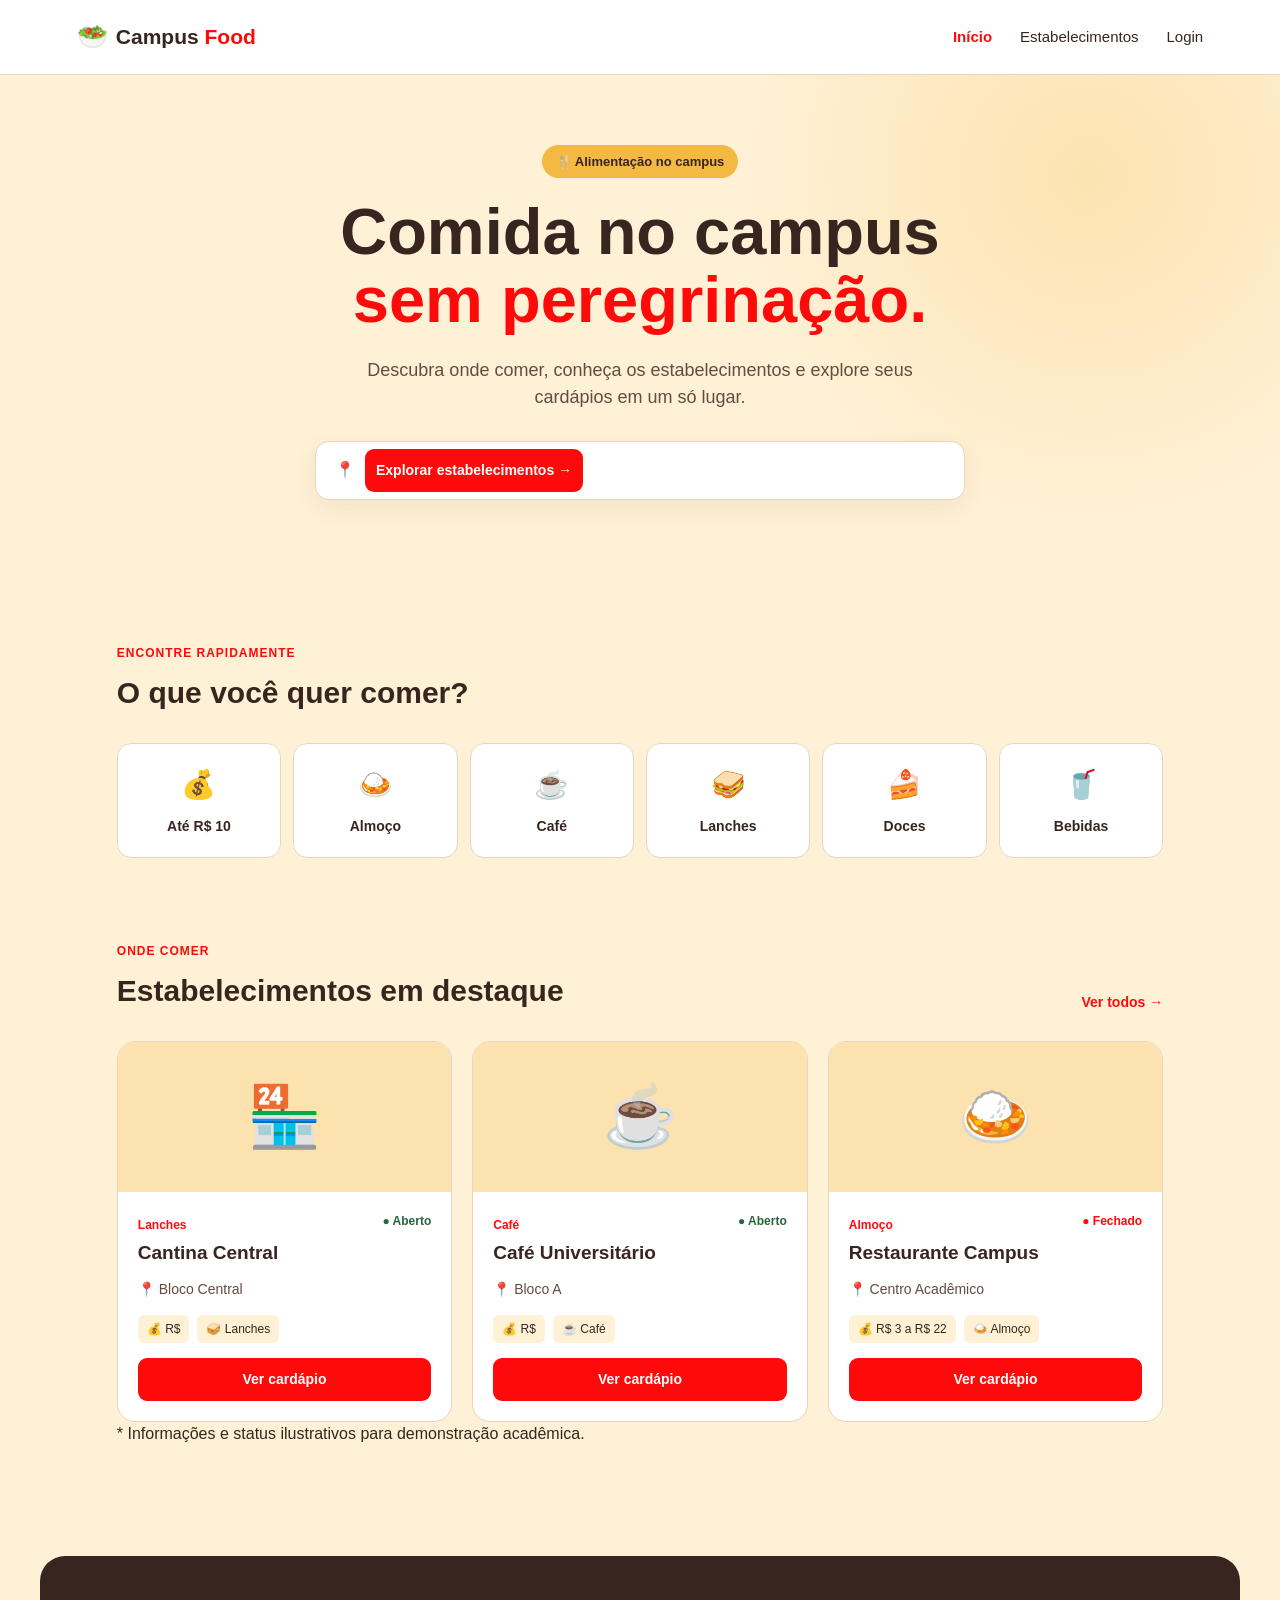
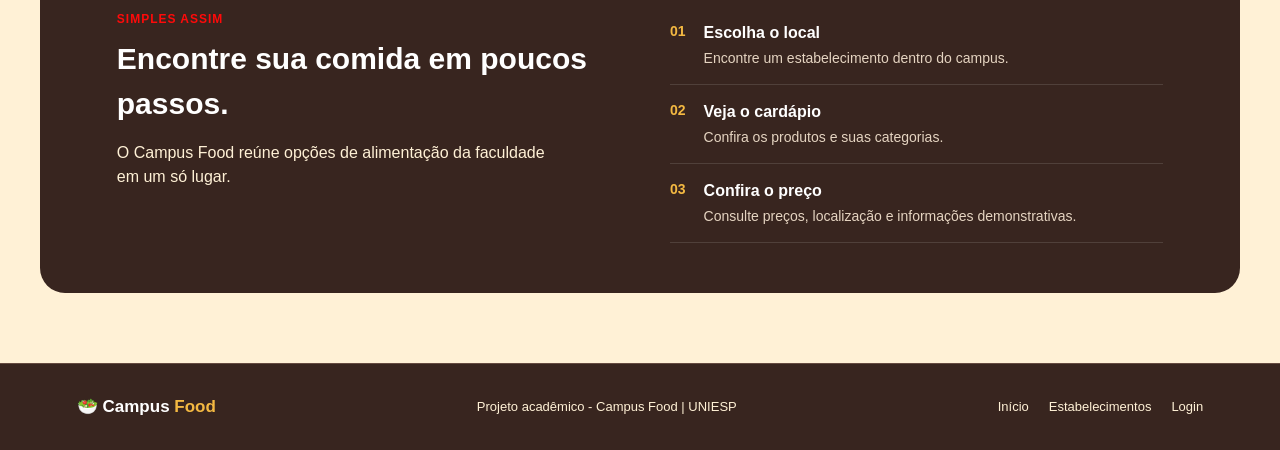
<file: index.html>
<!DOCTYPE html>
<html lang="pt-BR">

<head>
    <meta charset="UTF-8">
    <meta name="viewport" content="width=device-width, initial-scale=1.0">

    <title>Campus Food</title>

    <link rel="stylesheet" href="css/style.css">
</head>

<body>

    <!-- CABEÇALHO -->
    <header class="header">

        <a class="logo" href="index.html">
            <span class="logo-icon">🥗</span>
            <span>Campus <strong>Food</strong></span>
        </a>

        <nav class="nav">

            <a href="index.html" class="ativo">Início</a>

            <a href="Estabelecimentos/estabelecimentos.html">
                Estabelecimentos
            </a>

            <a href="paginas/login.html">Login</a>

        </nav>

    </header>

    <main>

        <!-- APRESENTAÇÃO -->
        <section class="hero">

            <div class="hero-texto">

                <span class="tag">
                    🍴 Alimentação no campus
                </span>

                <h1>
                    Comida no campus
                    <span>sem peregrinação.</span>
                </h1>

                <p>
                    Descubra onde comer, conheça os
                    estabelecimentos e explore seus
                    cardápios em um só lugar.
                </p>

                <div class="busca">

                    <span aria-hidden="true">📍</span>

                    <a class="botao-card"
                       href="Estabelecimentos/estabelecimentos.html">
                        Explorar estabelecimentos →
                    </a>

                </div>

            </div>

        </section>

        <!-- CATEGORIAS -->
        <section class="categorias">

            <div class="section-top">

                <div>
                    <span class="mini-titulo">
                        ENCONTRE RAPIDAMENTE
                    </span>

                    <h2>O que você quer comer?</h2>
                </div>

            </div>

            <div class="categorias-lista">

                <!-- ATÉ R$ 10 -->
                <a href="paginas/categorias.html#ate-10"
                   class="categoria">

                    <span class="categoria-icon">💰</span>
                    <span>Até R$ 10</span>

                </a>

                <!-- ALMOÇO -->
                <a href="paginas/categorias.html#almoco"
                   class="categoria">

                    <span class="categoria-icon">🍛</span>
                    <span>Almoço</span>

                </a>

                <!-- CAFÉ -->
                <a href="paginas/categorias.html#cafe"
                   class="categoria">

                    <span class="categoria-icon">☕</span>
                    <span>Café</span>

                </a>

                <!-- LANCHES -->
                <a href="paginas/categorias.html#lanches"
                   class="categoria">

                    <span class="categoria-icon">🥪</span>
                    <span>Lanches</span>

                </a>

                <!-- DOCES -->
                <a href="paginas/categorias.html#doces"
                   class="categoria">

                    <span class="categoria-icon">🍰</span>
                    <span>Doces</span>

                </a>

                <!-- BEBIDAS -->
                <a href="paginas/categorias.html#bebidas"
                   class="categoria">

                    <span class="categoria-icon">🥤</span>
                    <span>Bebidas</span>

                </a>

            </div>

        </section>

        <!-- ESTABELECIMENTOS -->
        <section class="destaques">

            <div class="section-top">

                <div>
                    <span class="mini-titulo">
                        ONDE COMER
                    </span>

                    <h2>Estabelecimentos em destaque</h2>
                </div>

                <a class="ver-todos"
                   href="Estabelecimentos/estabelecimentos.html">
                    Ver todos →
                </a>

            </div>

            <div class="cards">

                <!-- CANTINA CENTRAL -->
                <a class="link-card"
                   href="Cardápio/cardapio.html"
                   aria-label="Ver cardápio da Cantina Central">

                    <article class="card-estabelecimento">

                        <div class="imagem-card">🏪</div>

                        <div class="card-conteudo">

                            <div class="card-topo">

                                <div>
                                    <span class="categoria-card">
                                        Lanches
                                    </span>

                                    <h3>Cantina Central</h3>
                                </div>

                                <span class="status aberto">
                                    ● Aberto
                                </span>

                            </div>

                            <p class="localizacao">
                                📍 Bloco Central
                            </p>

                            <div class="card-info">
                                <span>💰 R$</span>
                                <span>🥪 Lanches</span>
                            </div>

                            <span class="botao-card">
                                Ver cardápio
                            </span>

                        </div>

                    </article>

                </a>

                <!-- CAFÉ UNIVERSITÁRIO -->
                <a class="link-card"
                   href="Cardápio/cafe-universitario.html"
                   aria-label="Ver cardápio do Café Universitário">

                    <article class="card-estabelecimento">

                        <div class="imagem-card">☕</div>

                        <div class="card-conteudo">

                            <div class="card-topo">

                                <div>
                                    <span class="categoria-card">
                                        Café
                                    </span>

                                    <h3>Café Universitário</h3>
                                </div>

                                <span class="status aberto">
                                    ● Aberto
                                </span>

                            </div>

                            <p class="localizacao">
                                📍 Bloco A
                            </p>

                            <div class="card-info">
                                <span>💰 R$</span>
                                <span>☕ Café</span>
                            </div>

                            <span class="botao-card">
                                Ver cardápio
                            </span>

                        </div>

                    </article>

                </a>

                <!-- RESTAURANTE CAMPUS -->
                <a class="link-card"
                   href="Cardápio/restaurante-campus.html"
                   aria-label="Ver cardápio do Restaurante Campus">

                    <article class="card-estabelecimento">

                        <div class="imagem-card">🍛</div>

                        <div class="card-conteudo">

                            <div class="card-topo">

                                <div>
                                    <span class="categoria-card">
                                        Almoço
                                    </span>

                                    <h3>Restaurante Campus</h3>
                                </div>

                                <span class="status fechado">
                                    ● Fechado
                                </span>

                            </div>

                            <p class="localizacao">
                                📍 Centro Acadêmico
                            </p>

                            <div class="card-info">
                                <span>💰 R$ 3 a R$ 22</span>
                                <span>🍛 Almoço</span>
                            </div>

                            <span class="botao-card">
                                Ver cardápio
                            </span>

                        </div>

                    </article>

                </a>

            </div>

            <p>
                * Informações e status ilustrativos
                para demonstração acadêmica.
            </p>

        </section>

        <!-- COMO FUNCIONA -->
        <section class="como-funciona">

            <div class="como-texto">

                <span class="mini-titulo">
                    SIMPLES ASSIM
                </span>

                <h2>
                    Encontre sua comida
                    em poucos passos.
                </h2>

                <p>
                    O Campus Food reúne opções
                    de alimentação da faculdade
                    em um só lugar.
                </p>

            </div>

            <div class="passos">

                <div class="passo">

                    <span>01</span>

                    <div>
                        <h3>Escolha o local</h3>

                        <p>
                            Encontre um estabelecimento
                            dentro do campus.
                        </p>
                    </div>

                </div>

                <div class="passo">

                    <span>02</span>

                    <div>
                        <h3>Veja o cardápio</h3>

                        <p>
                            Confira os produtos
                            e suas categorias.
                        </p>
                    </div>

                </div>

                <div class="passo">

                    <span>03</span>

                    <div>
                        <h3>Confira o preço</h3>

                        <p>
                            Consulte preços,
                            localização e informações
                            demonstrativas.
                        </p>
                    </div>

                </div>

            </div>

        </section>

    </main>

    <!-- RODAPÉ -->
    <footer class="footer">

        <a class="footer-logo" href="index.html">
            🥗 Campus <strong>Food</strong>
        </a>

        <p>
            Projeto acadêmico - Campus Food | UNIESP
        </p>

        <div class="footer-links">

            <a href="index.html">Início</a>

            <a href="Estabelecimentos/estabelecimentos.html">
                Estabelecimentos
            </a>

            <a href="paginas/login.html">Login</a>

        </div>

    </footer>

</body>
</html>
</file>
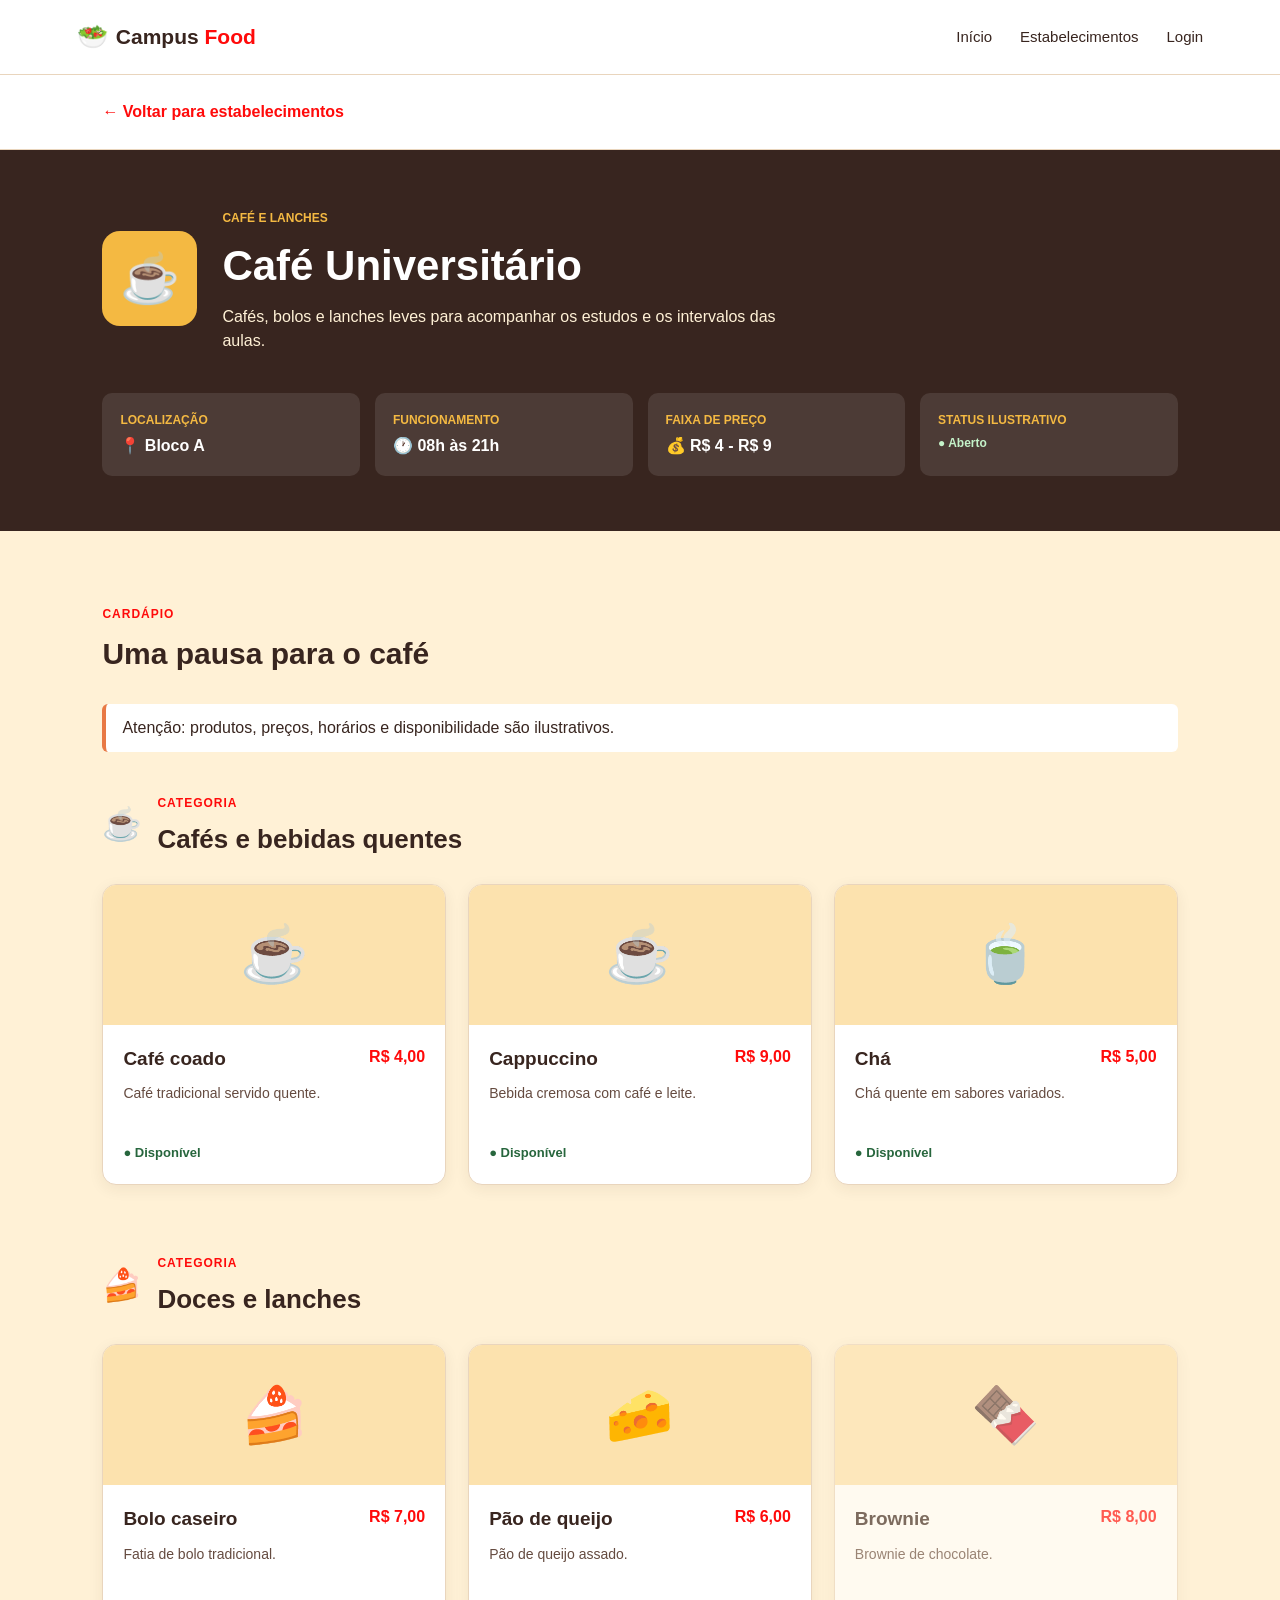
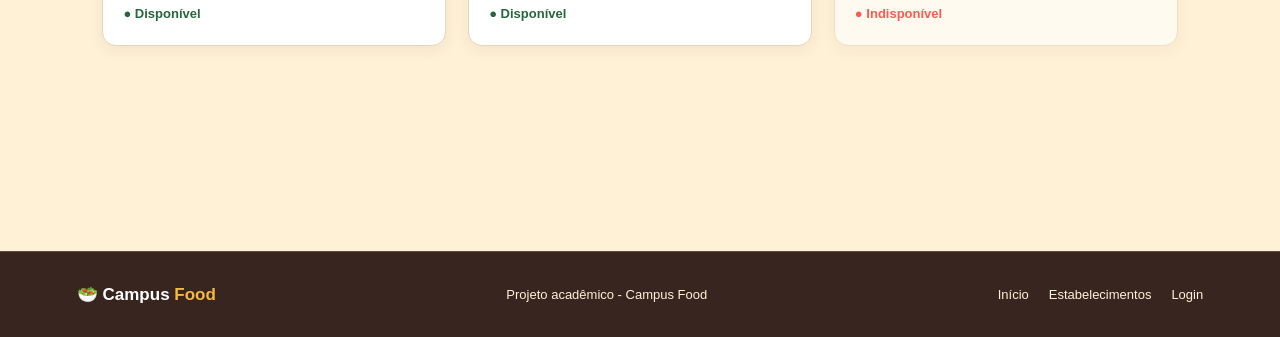
<file: Cardápio/cafe-universitario.html>
<!DOCTYPE html>
<html lang="pt-BR">

<head>
    <meta charset="UTF-8">
    <meta name="viewport" content="width=device-width, initial-scale=1.0">

    <title>Café Universitário | Campus Food</title>

    <link rel="stylesheet" href="../css/style.css">
    <link rel="stylesheet" href="../css/cardapio.css">
</head>

<body>

    <!-- CABEÇALHO -->
    <header class="header">

        <a class="logo" href="../index.html">
            <span class="logo-icon">🥗</span>
            <span>Campus <strong>Food</strong></span>
        </a>

        <nav class="nav">
            <a href="../index.html">Início</a>

            <a href="../Estabelecimentos/estabelecimentos.html">
                Estabelecimentos
            </a>

            <a href="../paginas/login.html">Login</a>
        </nav>

    </header>

    <main>

        <!-- VOLTAR -->
        <section class="voltar-cardapio">
            <a href="../Estabelecimentos/estabelecimentos.html">
                ← Voltar para estabelecimentos
            </a>
        </section>

        <!-- APRESENTAÇÃO DO CAFÉ -->
        <section class="estabelecimento-topo">

            <div class="estabelecimento-apresentacao">

                <div class="estabelecimento-icone">☕</div>

                <div>
                    <span class="categoria-card">CAFÉ E LANCHES</span>

                    <h1>Café Universitário</h1>

                    <p>
                        Cafés, bolos e lanches leves
                        para acompanhar os estudos
                        e os intervalos das aulas.
                    </p>
                </div>

            </div>

            <div class="estabelecimento-detalhes">

                <div>
                    <span class="detalhe-titulo">Localização</span>
                    <strong>📍 Bloco A</strong>
                </div>

                <div>
                    <span class="detalhe-titulo">Funcionamento</span>
                    <strong>🕐 08h às 21h</strong>
                </div>

                <div>
                    <span class="detalhe-titulo">Faixa de preço</span>
                    <strong>💰 R$ 4 - R$ 9</strong>
                </div>

                <div>
                    <span class="detalhe-titulo">Status ilustrativo</span>
                    <strong class="status aberto">● Aberto</strong>
                </div>

            </div>

        </section>

        <!-- CARDÁPIO -->
        <section class="cardapio">

            <div class="section-top">
                <div>
                    <span class="mini-titulo">CARDÁPIO</span>
                    <h2>Uma pausa para o café</h2>
                </div>
            </div>

            <p>
                Atenção: produtos, preços, horários e
                disponibilidade são ilustrativos.
            </p>

            <!-- CAFÉS E BEBIDAS QUENTES -->
            <section class="categoria-cardapio">

                <div class="titulo-categoria-cardapio">
                    <span>☕</span>

                    <div>
                        <span class="mini-titulo">CATEGORIA</span>
                        <h2>Cafés e bebidas quentes</h2>
                    </div>
                </div>

                <div class="produtos-grid">

                    <article class="produto-card">
                        <div class="produto-imagem">☕</div>

                        <div class="produto-conteudo">
                            <div class="produto-topo">
                                <h3>Café coado</h3>
                                <strong class="produto-preco">R$ 4,00</strong>
                            </div>

                            <p>Café tradicional servido quente.</p>

                            <span class="produto-disponivel">
                                ● Disponível
                            </span>
                        </div>
                    </article>

                    <article class="produto-card">
                        <div class="produto-imagem">☕</div>

                        <div class="produto-conteudo">
                            <div class="produto-topo">
                                <h3>Cappuccino</h3>
                                <strong class="produto-preco">R$ 9,00</strong>
                            </div>

                            <p>Bebida cremosa com café e leite.</p>

                            <span class="produto-disponivel">
                                ● Disponível
                            </span>
                        </div>
                    </article>

                    <article class="produto-card">
                        <div class="produto-imagem">🍵</div>

                        <div class="produto-conteudo">
                            <div class="produto-topo">
                                <h3>Chá</h3>
                                <strong class="produto-preco">R$ 5,00</strong>
                            </div>

                            <p>Chá quente em sabores variados.</p>

                            <span class="produto-disponivel">
                                ● Disponível
                            </span>
                        </div>
                    </article>

                </div>
            </section>

            <!-- DOCES E LANCHES -->
            <section class="categoria-cardapio">

                <div class="titulo-categoria-cardapio">
                    <span>🍰</span>

                    <div>
                        <span class="mini-titulo">CATEGORIA</span>
                        <h2>Doces e lanches</h2>
                    </div>
                </div>

                <div class="produtos-grid">

                    <article class="produto-card">
                        <div class="produto-imagem">🍰</div>

                        <div class="produto-conteudo">
                            <div class="produto-topo">
                                <h3>Bolo caseiro</h3>
                                <strong class="produto-preco">R$ 7,00</strong>
                            </div>

                            <p>Fatia de bolo tradicional.</p>

                            <span class="produto-disponivel">
                                ● Disponível
                            </span>
                        </div>
                    </article>

                    <article class="produto-card">
                        <div class="produto-imagem">🧀</div>

                        <div class="produto-conteudo">
                            <div class="produto-topo">
                                <h3>Pão de queijo</h3>
                                <strong class="produto-preco">R$ 6,00</strong>
                            </div>

                            <p>Pão de queijo assado.</p>

                            <span class="produto-disponivel">
                                ● Disponível
                            </span>
                        </div>
                    </article>

                    <article class="produto-card indisponivel">
                        <div class="produto-imagem">🍫</div>

                        <div class="produto-conteudo">
                            <div class="produto-topo">
                                <h3>Brownie</h3>
                                <strong class="produto-preco">R$ 8,00</strong>
                            </div>

                            <p>Brownie de chocolate.</p>

                            <span class="produto-indisponivel">
                                ● Indisponível
                            </span>
                        </div>
                    </article>

                </div>
            </section>

        </section>

    </main>

    <!-- RODAPÉ -->
    <footer class="footer">

        <a class="footer-logo" href="../index.html">
            🥗 Campus <strong>Food</strong>
        </a>

        <p>Projeto acadêmico - Campus Food</p>

        <div class="footer-links">
            <a href="../index.html">Início</a>

            <a href="../Estabelecimentos/estabelecimentos.html">
                Estabelecimentos
            </a>

            <a href="../paginas/login.html">Login</a>
        </div>

    </footer>

</body>
</html>
</file>
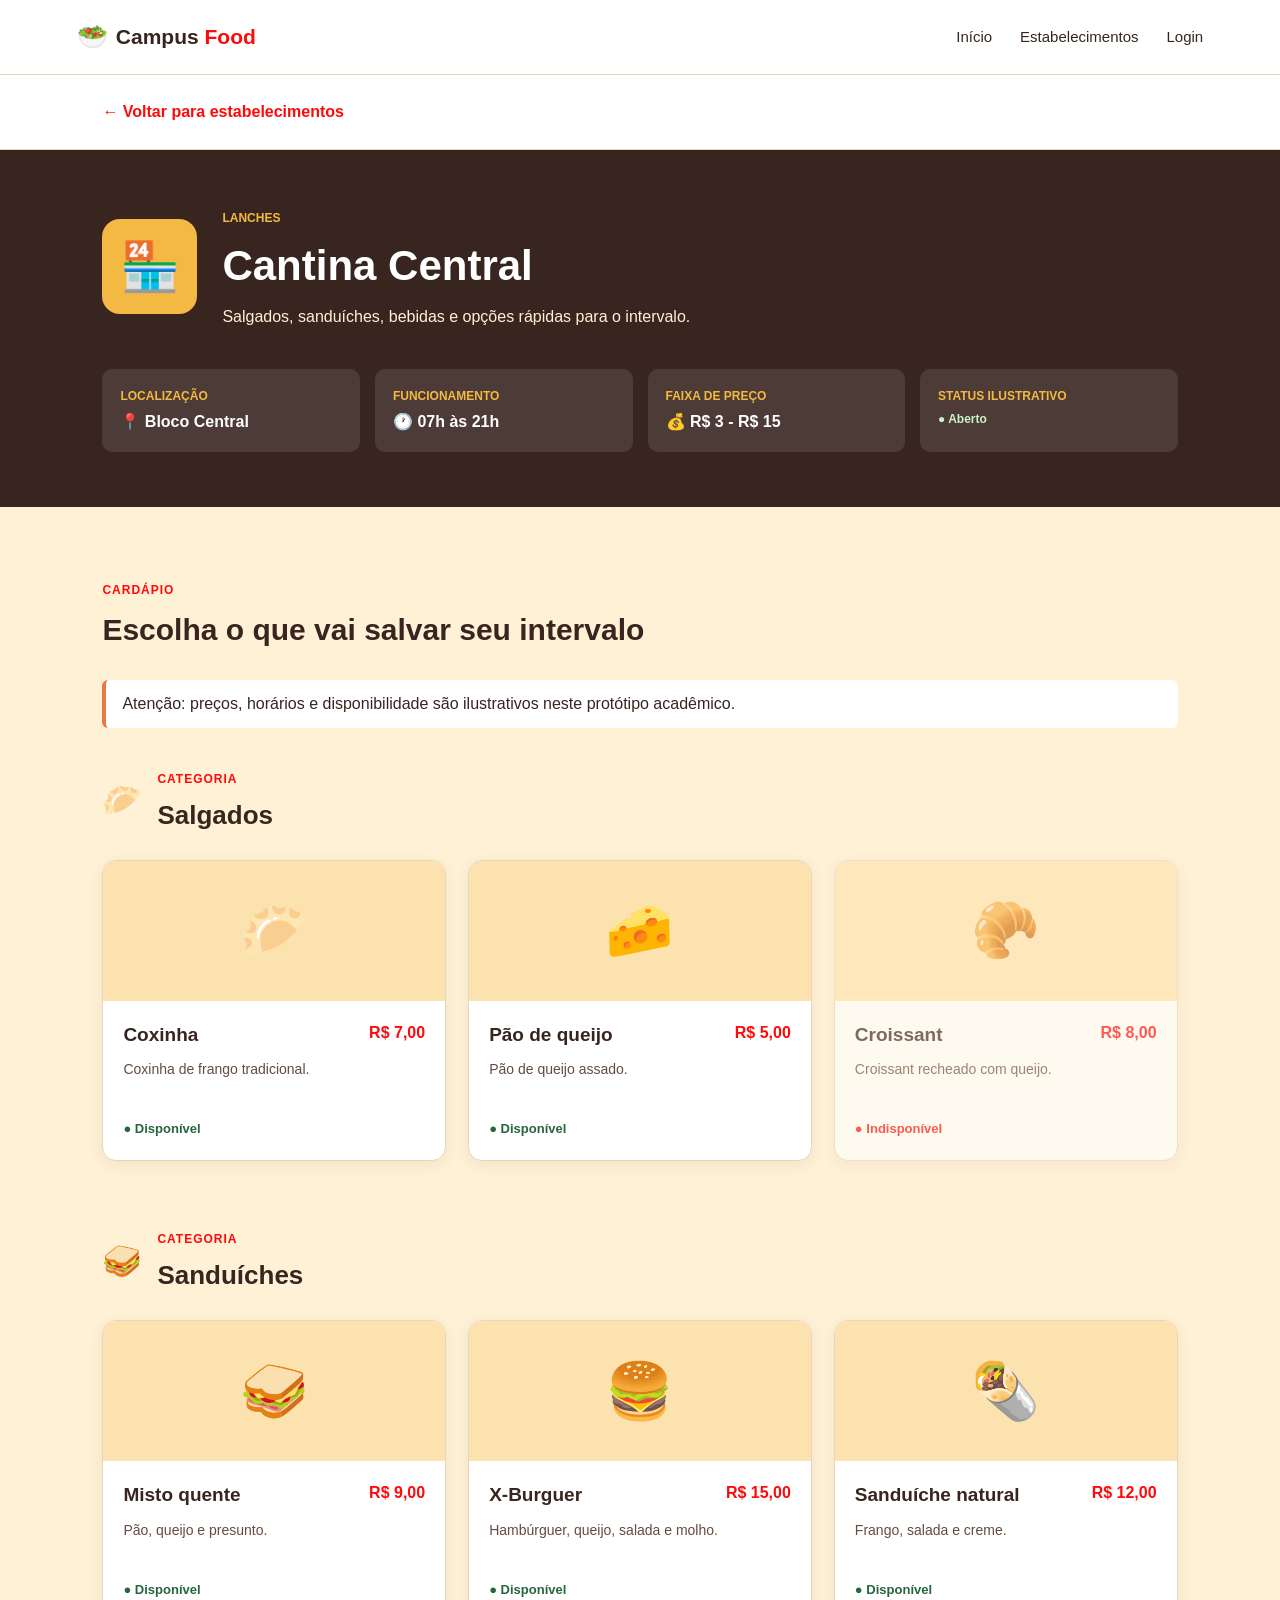
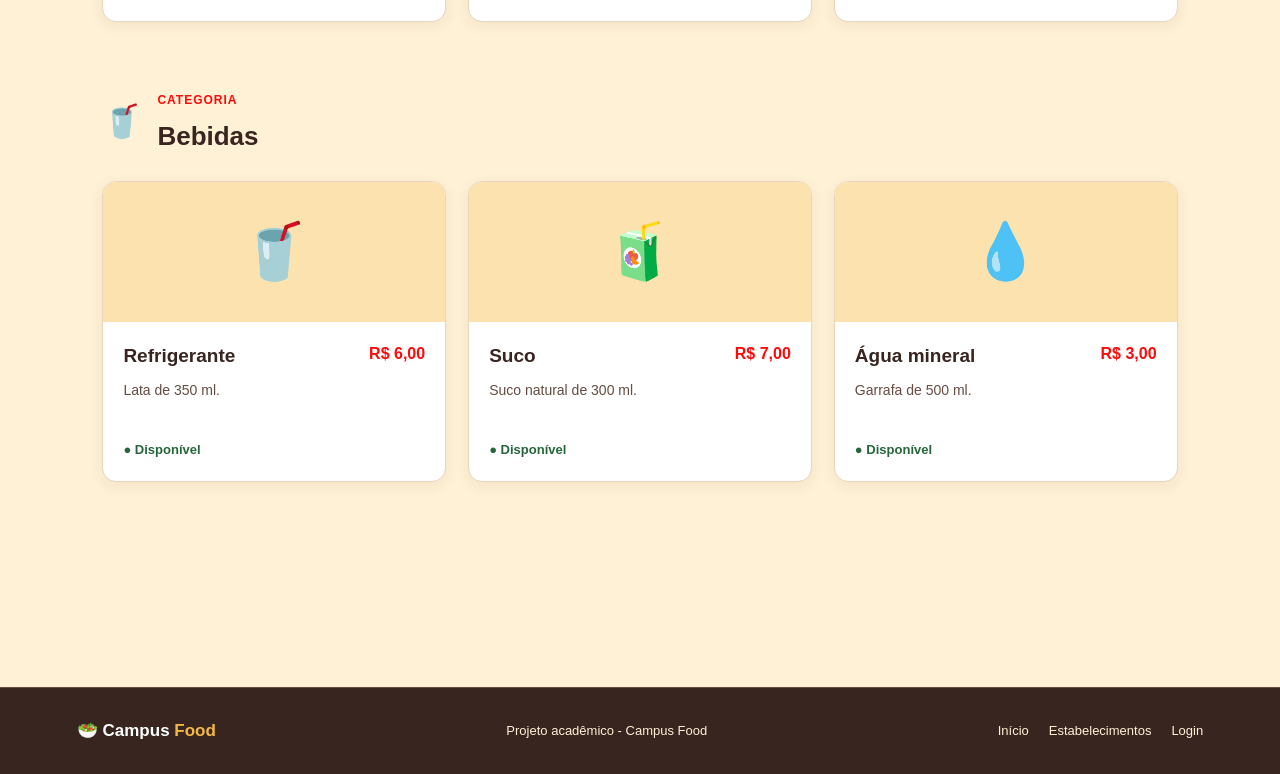
<file: Cardápio/cardapio.html>
<!DOCTYPE html>
<html lang="pt-BR">

<head>
    <meta charset="UTF-8">
    <meta name="viewport" content="width=device-width, initial-scale=1.0">

    <title>Cantina Central | Campus Food</title>

    <link rel="stylesheet" href="../css/style.css">
    <link rel="stylesheet" href="../css/cardapio.css">
</head>

<body>

    <!-- CABEÇALHO -->
    <header class="header">

        <a class="logo" href="../index.html">
            <span class="logo-icon">🥗</span>
            <span>Campus <strong>Food</strong></span>
        </a>

        <nav class="nav">
            <a href="../index.html">Início</a>
            <a href="../Estabelecimentos/estabelecimentos.html">
                Estabelecimentos
            </a>
            <a href="../paginas/login.html">Login</a>
        </nav>

    </header>

    <main>

        <!-- VOLTAR -->
        <section class="voltar-cardapio">
            <a href="../Estabelecimentos/estabelecimentos.html">
                ← Voltar para estabelecimentos
            </a>
        </section>

        <!-- APRESENTAÇÃO -->
        <section class="estabelecimento-topo">

            <div class="estabelecimento-apresentacao">

                <div class="estabelecimento-icone">🏪</div>

                <div>
                    <span class="categoria-card">LANCHES</span>
                    <h1>Cantina Central</h1>

                    <p>
                        Salgados, sanduíches, bebidas e opções
                        rápidas para o intervalo.
                    </p>
                </div>

            </div>

            <div class="estabelecimento-detalhes">

                <div>
                    <span class="detalhe-titulo">Localização</span>
                    <strong>📍 Bloco Central</strong>
                </div>

                <div>
                    <span class="detalhe-titulo">Funcionamento</span>
                    <strong>🕐 07h às 21h</strong>
                </div>

                <div>
                    <span class="detalhe-titulo">Faixa de preço</span>
                    <strong>💰 R$ 3 - R$ 15</strong>
                </div>

                <div>
                    <span class="detalhe-titulo">Status ilustrativo</span>
                    <strong class="status aberto">● Aberto</strong>
                </div>

            </div>

        </section>

        <!-- CARDÁPIO -->
        <section class="cardapio">

            <div class="section-top">
                <div>
                    <span class="mini-titulo">CARDÁPIO</span>
                    <h2>Escolha o que vai salvar seu intervalo</h2>
                </div>
            </div>

            <p>
                Atenção: preços, horários e disponibilidade
                são ilustrativos neste protótipo acadêmico.
            </p>

            <!-- SALGADOS -->
            <section class="categoria-cardapio">

                <div class="titulo-categoria-cardapio">
                    <span>🥟</span>
                    <div>
                        <span class="mini-titulo">CATEGORIA</span>
                        <h2>Salgados</h2>
                    </div>
                </div>

                <div class="produtos-grid">

                    <article class="produto-card">
                        <div class="produto-imagem">🥟</div>

                        <div class="produto-conteudo">
                            <div class="produto-topo">
                                <h3>Coxinha</h3>
                                <strong class="produto-preco">R$ 7,00</strong>
                            </div>

                            <p>Coxinha de frango tradicional.</p>
                            <span class="produto-disponivel">
                                ● Disponível
                            </span>
                        </div>
                    </article>

                    <article class="produto-card">
                        <div class="produto-imagem">🧀</div>

                        <div class="produto-conteudo">
                            <div class="produto-topo">
                                <h3>Pão de queijo</h3>
                                <strong class="produto-preco">R$ 5,00</strong>
                            </div>

                            <p>Pão de queijo assado.</p>
                            <span class="produto-disponivel">
                                ● Disponível
                            </span>
                        </div>
                    </article>

                    <article class="produto-card indisponivel">
                        <div class="produto-imagem">🥐</div>

                        <div class="produto-conteudo">
                            <div class="produto-topo">
                                <h3>Croissant</h3>
                                <strong class="produto-preco">R$ 8,00</strong>
                            </div>

                            <p>Croissant recheado com queijo.</p>
                            <span class="produto-indisponivel">
                                ● Indisponível
                            </span>
                        </div>
                    </article>

                </div>
            </section>

            <!-- SANDUÍCHES -->
            <section class="categoria-cardapio">

                <div class="titulo-categoria-cardapio">
                    <span>🥪</span>
                    <div>
                        <span class="mini-titulo">CATEGORIA</span>
                        <h2>Sanduíches</h2>
                    </div>
                </div>

                <div class="produtos-grid">

                    <article class="produto-card">
                        <div class="produto-imagem">🥪</div>

                        <div class="produto-conteudo">
                            <div class="produto-topo">
                                <h3>Misto quente</h3>
                                <strong class="produto-preco">R$ 9,00</strong>
                            </div>

                            <p>Pão, queijo e presunto.</p>
                            <span class="produto-disponivel">
                                ● Disponível
                            </span>
                        </div>
                    </article>

                    <article class="produto-card">
                        <div class="produto-imagem">🍔</div>

                        <div class="produto-conteudo">
                            <div class="produto-topo">
                                <h3>X-Burguer</h3>
                                <strong class="produto-preco">R$ 15,00</strong>
                            </div>

                            <p>Hambúrguer, queijo, salada e molho.</p>
                            <span class="produto-disponivel">
                                ● Disponível
                            </span>
                        </div>
                    </article>

                    <article class="produto-card">
                        <div class="produto-imagem">🌯</div>

                        <div class="produto-conteudo">
                            <div class="produto-topo">
                                <h3>Sanduíche natural</h3>
                                <strong class="produto-preco">R$ 12,00</strong>
                            </div>

                            <p>Frango, salada e creme.</p>
                            <span class="produto-disponivel">
                                ● Disponível
                            </span>
                        </div>
                    </article>

                </div>
            </section>

            <!-- BEBIDAS -->
            <section class="categoria-cardapio">

                <div class="titulo-categoria-cardapio">
                    <span>🥤</span>
                    <div>
                        <span class="mini-titulo">CATEGORIA</span>
                        <h2>Bebidas</h2>
                    </div>
                </div>

                <div class="produtos-grid">

                    <article class="produto-card">
                        <div class="produto-imagem">🥤</div>

                        <div class="produto-conteudo">
                            <div class="produto-topo">
                                <h3>Refrigerante</h3>
                                <strong class="produto-preco">R$ 6,00</strong>
                            </div>

                            <p>Lata de 350 ml.</p>
                            <span class="produto-disponivel">
                                ● Disponível
                            </span>
                        </div>
                    </article>

                    <article class="produto-card">
                        <div class="produto-imagem">🧃</div>

                        <div class="produto-conteudo">
                            <div class="produto-topo">
                                <h3>Suco</h3>
                                <strong class="produto-preco">R$ 7,00</strong>
                            </div>

                            <p>Suco natural de 300 ml.</p>
                            <span class="produto-disponivel">
                                ● Disponível
                            </span>
                        </div>
                    </article>

                    <article class="produto-card">
                        <div class="produto-imagem">💧</div>

                        <div class="produto-conteudo">
                            <div class="produto-topo">
                                <h3>Água mineral</h3>
                                <strong class="produto-preco">R$ 3,00</strong>
                            </div>

                            <p>Garrafa de 500 ml.</p>
                            <span class="produto-disponivel">
                                ● Disponível
                            </span>
                        </div>
                    </article>

                </div>
            </section>

        </section>

    </main>

    <!-- RODAPÉ -->
    <footer class="footer">

        <a class="footer-logo" href="../index.html">
            🥗 Campus <strong>Food</strong>
        </a>

        <p>Projeto acadêmico - Campus Food</p>

        <div class="footer-links">
            <a href="../index.html">Início</a>
            <a href="../Estabelecimentos/estabelecimentos.html">
                Estabelecimentos
            </a>
            <a href="../paginas/login.html">Login</a>
        </div>

    </footer>

</body>
</html>
</file>
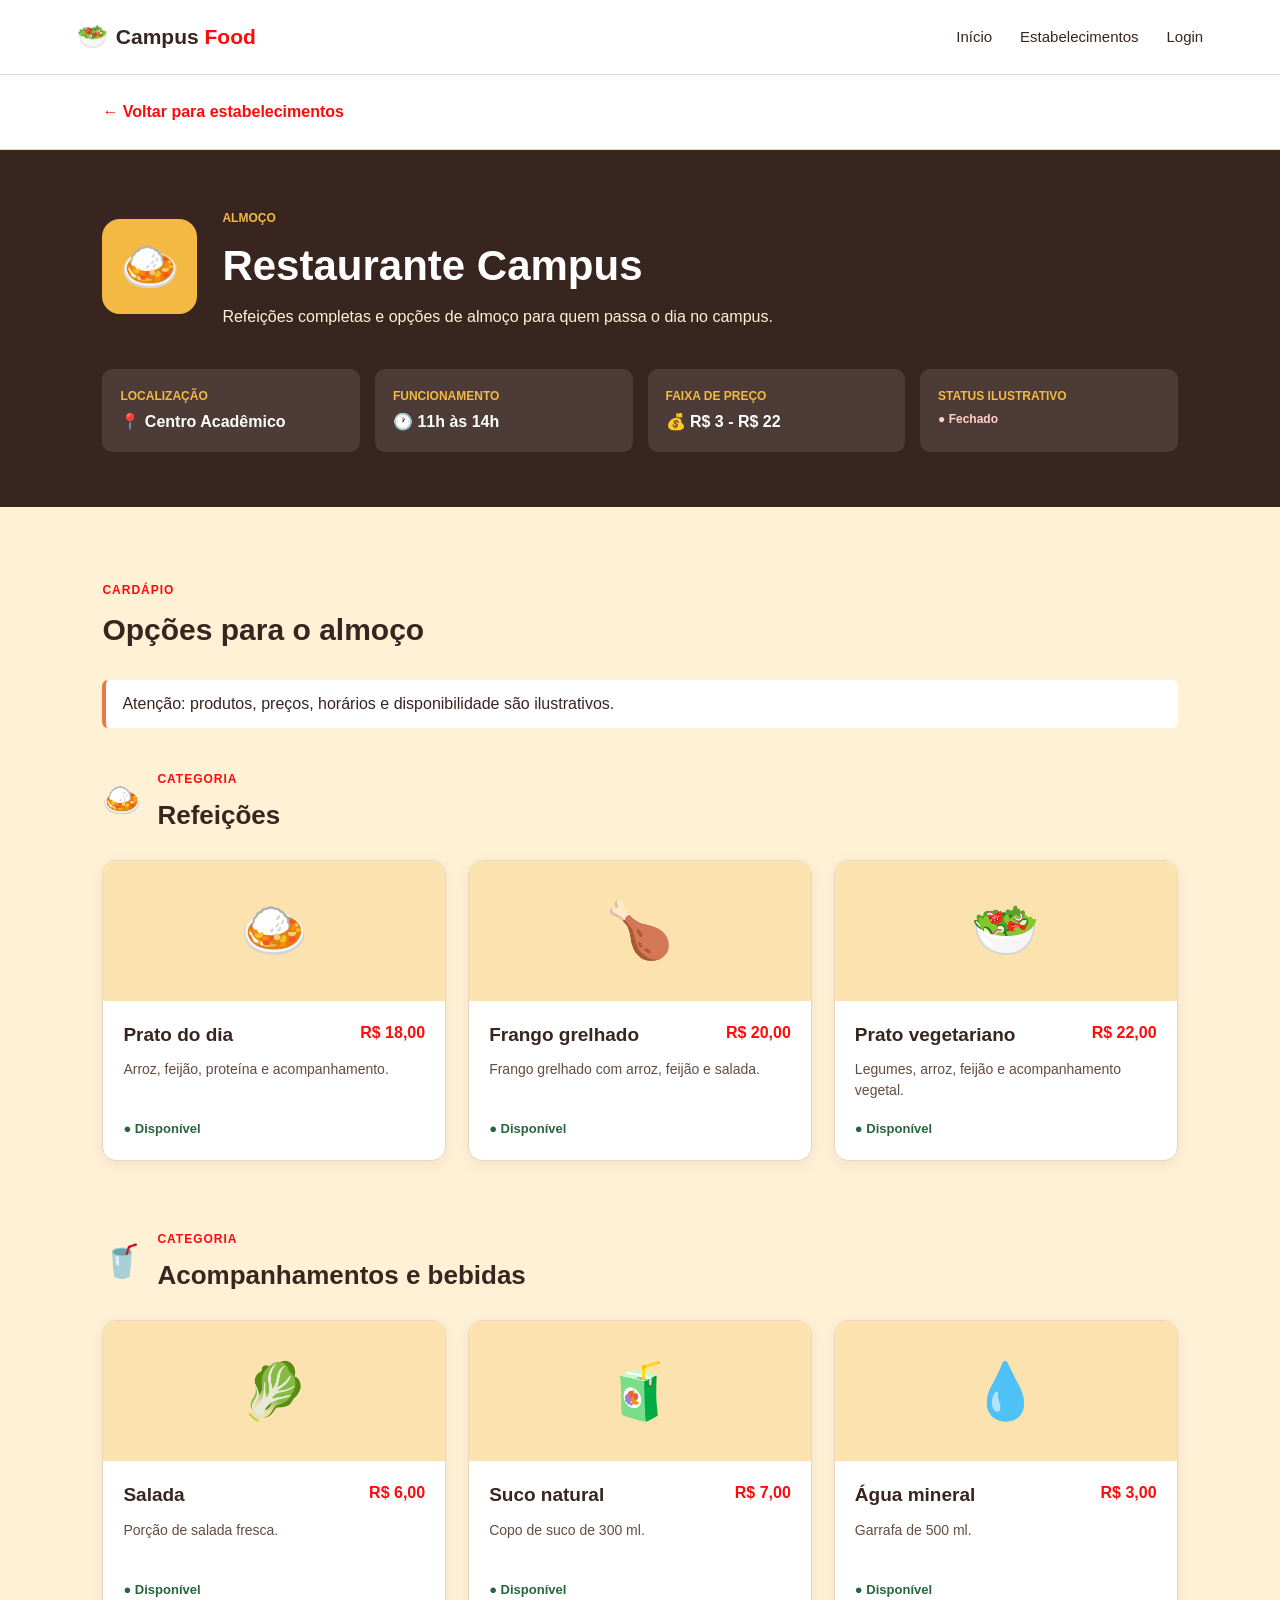
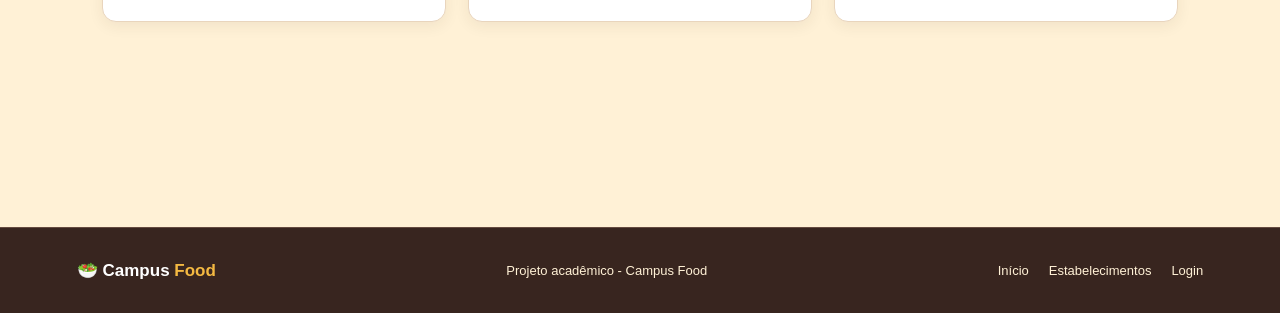
<file: Cardápio/restaurante-campus.html>
<!DOCTYPE html>
<html lang="pt-BR">

<head>
    <meta charset="UTF-8">
    <meta name="viewport" content="width=device-width, initial-scale=1.0">

    <title>Restaurante Campus | Campus Food</title>

    <link rel="stylesheet" href="../css/style.css">
    <link rel="stylesheet" href="../css/cardapio.css">
</head>

<body>

    <!-- CABEÇALHO -->
    <header class="header">

        <a class="logo" href="../index.html">
            <span class="logo-icon">🥗</span>
            <span>Campus <strong>Food</strong></span>
        </a>

        <nav class="nav">
            <a href="../index.html">Início</a>

            <a href="../Estabelecimentos/estabelecimentos.html">
                Estabelecimentos
            </a>

            <a href="../paginas/login.html">Login</a>
        </nav>

    </header>

    <main>

        <!-- VOLTAR -->
        <section class="voltar-cardapio">
            <a href="../Estabelecimentos/estabelecimentos.html">
                ← Voltar para estabelecimentos
            </a>
        </section>

        <!-- APRESENTAÇÃO -->
        <section class="estabelecimento-topo">

            <div class="estabelecimento-apresentacao">

                <div class="estabelecimento-icone">🍛</div>

                <div>
                    <span class="categoria-card">ALMOÇO</span>

                    <h1>Restaurante Campus</h1>

                    <p>
                        Refeições completas e opções de almoço
                        para quem passa o dia no campus.
                    </p>
                </div>

            </div>

            <div class="estabelecimento-detalhes">

                <div>
                    <span class="detalhe-titulo">Localização</span>
                    <strong>📍 Centro Acadêmico</strong>
                </div>

                <div>
                    <span class="detalhe-titulo">Funcionamento</span>
                    <strong>🕐 11h às 14h</strong>
                </div>

                <div>
                    <span class="detalhe-titulo">Faixa de preço</span>
                    <strong>💰 R$ 3 - R$ 22</strong>
                </div>

                <div>
                    <span class="detalhe-titulo">Status ilustrativo</span>
                    <strong class="status fechado">● Fechado</strong>
                </div>

            </div>

        </section>

        <!-- CARDÁPIO -->
        <section class="cardapio">

            <div class="section-top">
                <div>
                    <span class="mini-titulo">CARDÁPIO</span>
                    <h2>Opções para o almoço</h2>
                </div>
            </div>

            <p>
                Atenção: produtos, preços, horários e
                disponibilidade são ilustrativos.
            </p>

            <!-- REFEIÇÕES -->
            <section class="categoria-cardapio">

                <div class="titulo-categoria-cardapio">
                    <span>🍛</span>

                    <div>
                        <span class="mini-titulo">CATEGORIA</span>
                        <h2>Refeições</h2>
                    </div>
                </div>

                <div class="produtos-grid">

                    <article class="produto-card">
                        <div class="produto-imagem">🍛</div>

                        <div class="produto-conteudo">
                            <div class="produto-topo">
                                <h3>Prato do dia</h3>
                                <strong class="produto-preco">R$ 18,00</strong>
                            </div>

                            <p>
                                Arroz, feijão, proteína
                                e acompanhamento.
                            </p>

                            <span class="produto-disponivel">
                                ● Disponível
                            </span>
                        </div>
                    </article>

                    <article class="produto-card">
                        <div class="produto-imagem">🍗</div>

                        <div class="produto-conteudo">
                            <div class="produto-topo">
                                <h3>Frango grelhado</h3>
                                <strong class="produto-preco">R$ 20,00</strong>
                            </div>

                            <p>
                                Frango grelhado com arroz,
                                feijão e salada.
                            </p>

                            <span class="produto-disponivel">
                                ● Disponível
                            </span>
                        </div>
                    </article>

                    <article class="produto-card">
                        <div class="produto-imagem">🥗</div>

                        <div class="produto-conteudo">
                            <div class="produto-topo">
                                <h3>Prato vegetariano</h3>
                                <strong class="produto-preco">R$ 22,00</strong>
                            </div>

                            <p>
                                Legumes, arroz, feijão
                                e acompanhamento vegetal.
                            </p>

                            <span class="produto-disponivel">
                                ● Disponível
                            </span>
                        </div>
                    </article>

                </div>
            </section>

            <!-- ACOMPANHAMENTOS E BEBIDAS -->
            <section class="categoria-cardapio">

                <div class="titulo-categoria-cardapio">
                    <span>🥤</span>

                    <div>
                        <span class="mini-titulo">CATEGORIA</span>
                        <h2>Acompanhamentos e bebidas</h2>
                    </div>
                </div>

                <div class="produtos-grid">

                    <article class="produto-card">
                        <div class="produto-imagem">🥬</div>

                        <div class="produto-conteudo">
                            <div class="produto-topo">
                                <h3>Salada</h3>
                                <strong class="produto-preco">R$ 6,00</strong>
                            </div>

                            <p>Porção de salada fresca.</p>

                            <span class="produto-disponivel">
                                ● Disponível
                            </span>
                        </div>
                    </article>

                    <article class="produto-card">
                        <div class="produto-imagem">🧃</div>

                        <div class="produto-conteudo">
                            <div class="produto-topo">
                                <h3>Suco natural</h3>
                                <strong class="produto-preco">R$ 7,00</strong>
                            </div>

                            <p>Copo de suco de 300 ml.</p>

                            <span class="produto-disponivel">
                                ● Disponível
                            </span>
                        </div>
                    </article>

                    <article class="produto-card">
                        <div class="produto-imagem">💧</div>

                        <div class="produto-conteudo">
                            <div class="produto-topo">
                                <h3>Água mineral</h3>
                                <strong class="produto-preco">R$ 3,00</strong>
                            </div>

                            <p>Garrafa de 500 ml.</p>

                            <span class="produto-disponivel">
                                ● Disponível
                            </span>
                        </div>
                    </article>

                </div>
            </section>

        </section>

    </main>

    <!-- RODAPÉ -->
    <footer class="footer">

        <a class="footer-logo" href="../index.html">
            🥗 Campus <strong>Food</strong>
        </a>

        <p>Projeto acadêmico - Campus Food</p>

        <div class="footer-links">
            <a href="../index.html">Início</a>

            <a href="../Estabelecimentos/estabelecimentos.html">
                Estabelecimentos
            </a>

            <a href="../paginas/login.html">Login</a>
        </div>

    </footer>

</body>
</html>
</file>
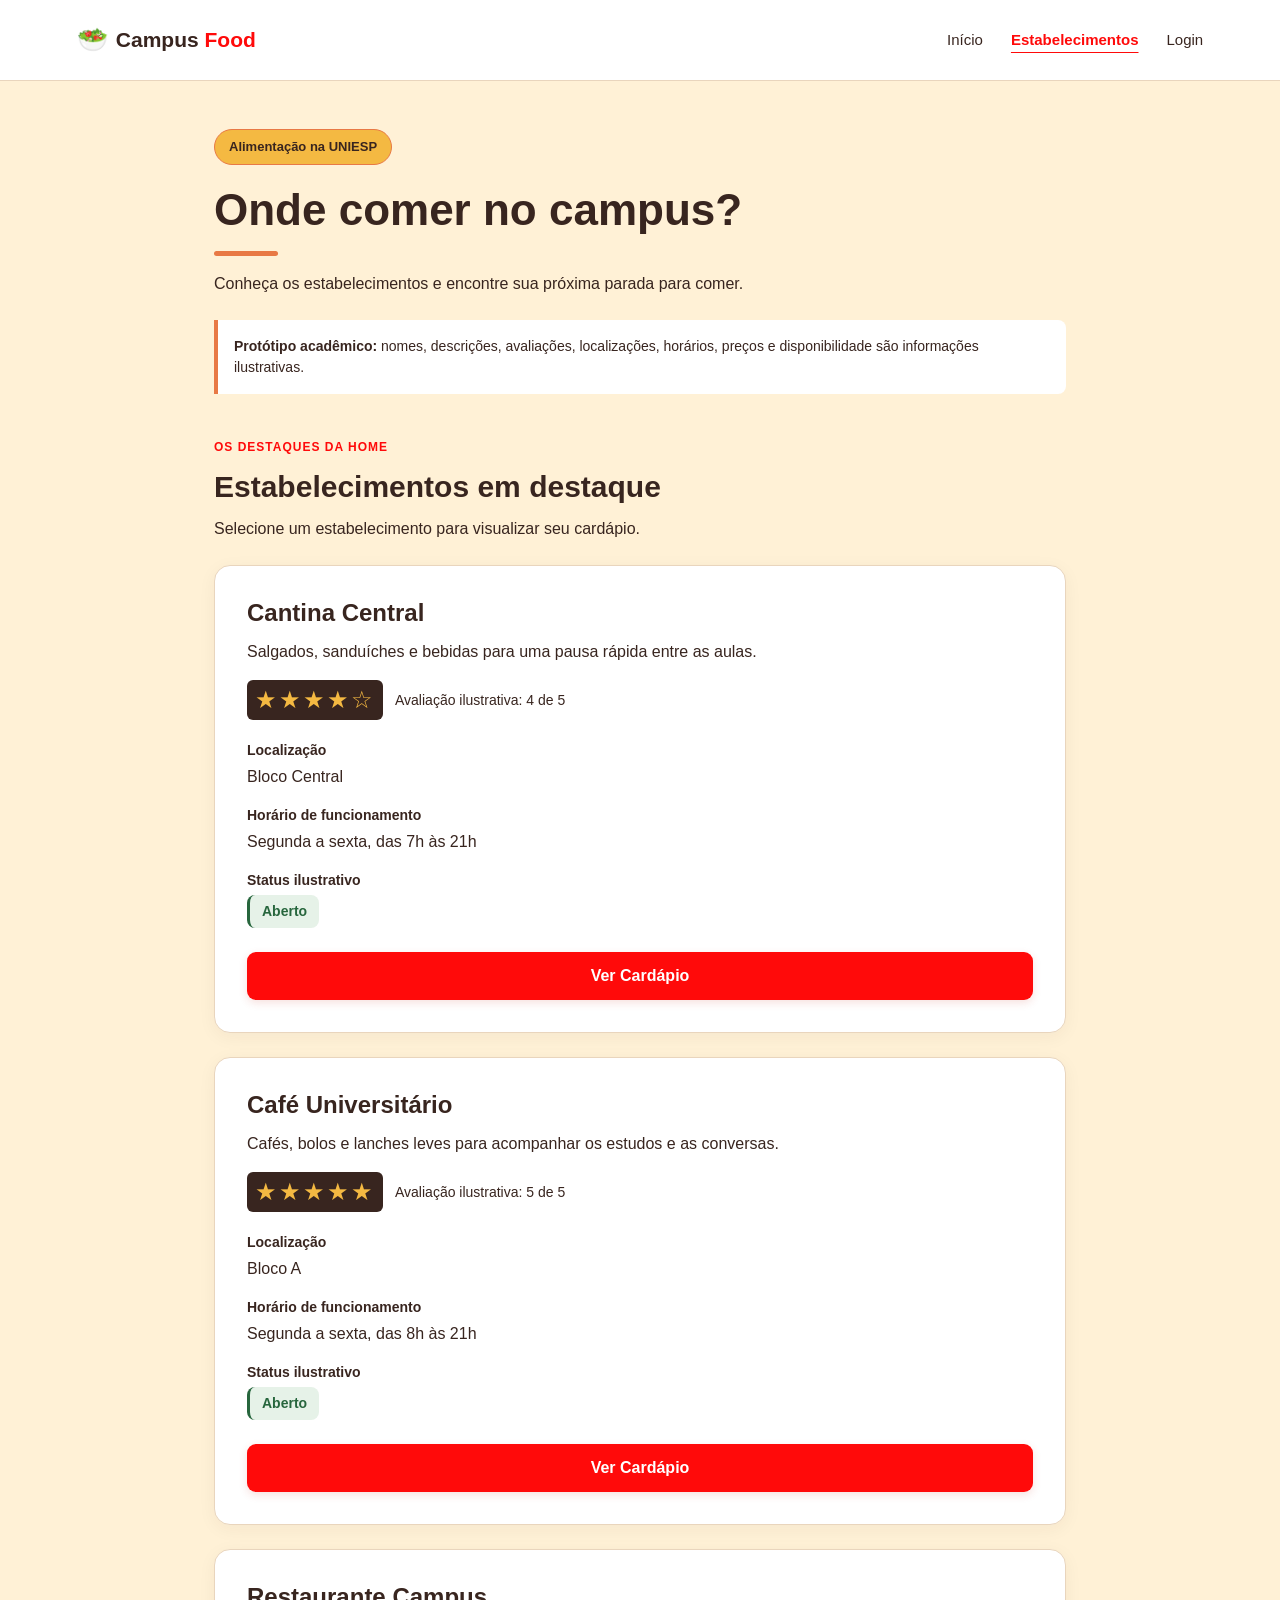
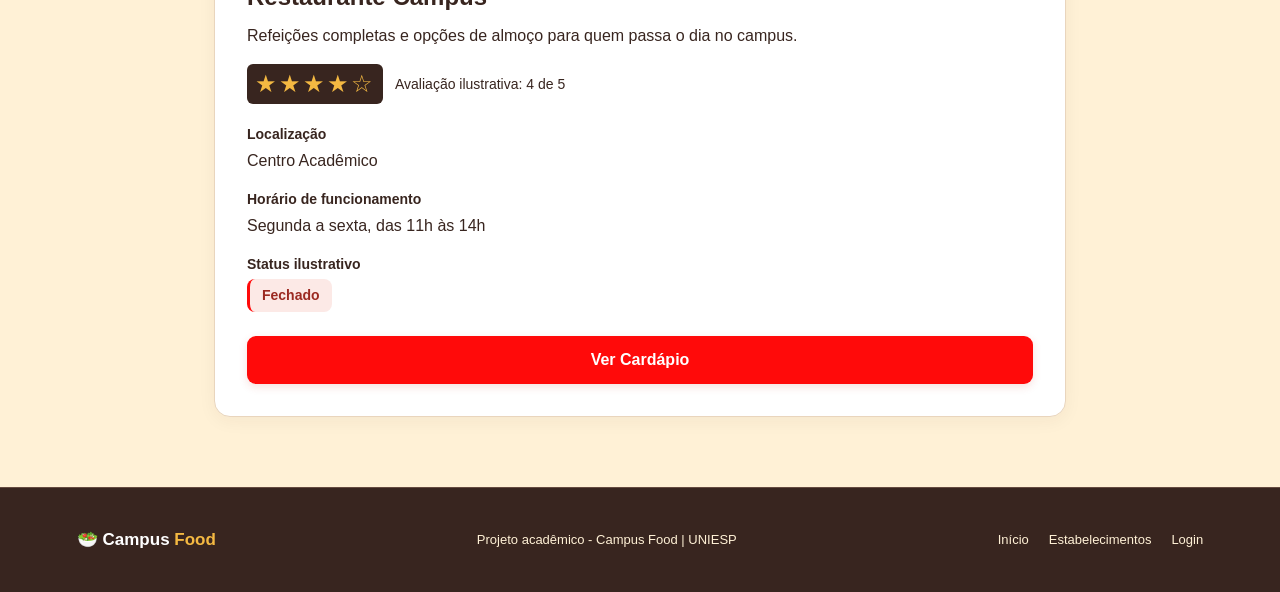
<file: Estabelecimentos/estabelecimentos.html>
<!DOCTYPE html>
<html lang="pt-BR">

<head>
    <meta charset="UTF-8">
    <meta name="viewport" content="width=device-width, initial-scale=1.0">

    <title>Estabelecimentos | Campus Food</title>

    <link rel="stylesheet" href="../css/style.css">
    <link rel="stylesheet" href="../css/estabelecimentos.css">
</head>

<body class="pagina-estabelecimentos">

    <!-- ACESSIBILIDADE -->
    <a class="pular-conteudo" href="#conteudo">
        Pular para o conteúdo
    </a>

    <!-- CABEÇALHO -->
    <header class="header">

        <a class="logo" href="../index.html"
           aria-label="Campus Food - Início">

            <span class="logo-icon" aria-hidden="true">🥗</span>
            <span>Campus <strong>Food</strong></span>
        </a>

        <nav class="nav" aria-label="Navegação principal">

            <a href="../index.html">Início</a>

            <a href="estabelecimentos.html"
               class="ativo"
               aria-current="page">
                Estabelecimentos
            </a>

            <a href="../paginas/login.html">Login</a>

        </nav>

    </header>

    <!-- CONTEÚDO PRINCIPAL -->
    <main id="conteudo" class="estabelecimentos-conteudo">

        <div class="estabelecimentos-introducao">

            <span class="tag">Alimentação na UNIESP</span>

            <h1>Onde comer no campus?</h1>

            <p>
                Conheça os estabelecimentos e encontre
                sua próxima parada para comer.
            </p>

            <p class="aviso-prototipo">
                <strong>Protótipo acadêmico:</strong>
                nomes, descrições, avaliações, localizações,
                horários, preços e disponibilidade são
                informações ilustrativas.
            </p>

        </div>

        <!-- LISTA DOS ESTABELECIMENTOS -->
        <section aria-labelledby="titulo-destaques">

            <div class="estabelecimentos-cabecalho">

                <span class="mini-titulo">
                    OS DESTAQUES DA HOME
                </span>

                <h2 id="titulo-destaques">
                    Estabelecimentos em destaque
                </h2>

                <p>
                    Selecione um estabelecimento
                    para visualizar seu cardápio.
                </p>

            </div>

            <div class="estabelecimentos-lista">

                <!-- CANTINA CENTRAL -->
                <a class="link-estabelecimento"
                   href="../Cardápio/cardapio.html"
                   aria-label="Ver cardápio da Cantina Central">

                    <article class="estabelecimento"
                             aria-labelledby="nome-cantina">

                        <h3 id="nome-cantina">
                            Cantina Central
                        </h3>

                        <p class="estabelecimento-descricao">
                            Salgados, sanduíches e bebidas
                            para uma pausa rápida entre as aulas.
                        </p>

                        <p class="estabelecimento-avaliacao">
                            <span class="estrelas" aria-hidden="true">
                                ★★★★☆
                            </span>
                            <span>Avaliação ilustrativa: 4 de 5</span>
                        </p>

                        <dl class="estabelecimento-dados">

                            <div>
                                <dt>Localização</dt>
                                <dd>Bloco Central</dd>
                            </div>

                            <div>
                                <dt>Horário de funcionamento</dt>
                                <dd>
                                    Segunda a sexta,
                                    das <time datetime="07:00">7h</time>
                                    às <time datetime="21:00">21h</time>
                                </dd>
                            </div>

                            <div>
                                <dt>Status ilustrativo</dt>
                                <dd>
                                    <span class="estabelecimento-status status-aberto">
                                        Aberto
                                    </span>
                                </dd>
                            </div>

                        </dl>

                        <span class="botao-card">
                            Ver Cardápio
                        </span>

                    </article>

                </a>

                <!-- CAFÉ UNIVERSITÁRIO -->
                <a class="link-estabelecimento"
                   href="../Cardápio/cafe-universitario.html"
                   aria-label="Ver cardápio do Café Universitário">

                    <article class="estabelecimento"
                             aria-labelledby="nome-cafe">

                        <h3 id="nome-cafe">
                            Café Universitário
                        </h3>

                        <p class="estabelecimento-descricao">
                            Cafés, bolos e lanches leves
                            para acompanhar os estudos
                            e as conversas.
                        </p>

                        <p class="estabelecimento-avaliacao">
                            <span class="estrelas" aria-hidden="true">
                                ★★★★★
                            </span>
                            <span>Avaliação ilustrativa: 5 de 5</span>
                        </p>

                        <dl class="estabelecimento-dados">

                            <div>
                                <dt>Localização</dt>
                                <dd>Bloco A</dd>
                            </div>

                            <div>
                                <dt>Horário de funcionamento</dt>
                                <dd>
                                    Segunda a sexta,
                                    das <time datetime="08:00">8h</time>
                                    às <time datetime="21:00">21h</time>
                                </dd>
                            </div>

                            <div>
                                <dt>Status ilustrativo</dt>
                                <dd>
                                    <span class="estabelecimento-status status-aberto">
                                        Aberto
                                    </span>
                                </dd>
                            </div>

                        </dl>

                        <span class="botao-card">
                            Ver Cardápio
                        </span>

                    </article>

                </a>

                <!-- RESTAURANTE CAMPUS -->
                <a class="link-estabelecimento"
                   href="../Cardápio/restaurante-campus.html"
                   aria-label="Ver cardápio do Restaurante Campus">

                    <article class="estabelecimento"
                             aria-labelledby="nome-restaurante">

                        <h3 id="nome-restaurante">
                            Restaurante Campus
                        </h3>

                        <p class="estabelecimento-descricao">
                            Refeições completas e opções
                            de almoço para quem passa
                            o dia no campus.
                        </p>

                        <p class="estabelecimento-avaliacao">
                            <span class="estrelas" aria-hidden="true">
                                ★★★★☆
                            </span>
                            <span>Avaliação ilustrativa: 4 de 5</span>
                        </p>

                        <dl class="estabelecimento-dados">

                            <div>
                                <dt>Localização</dt>
                                <dd>Centro Acadêmico</dd>
                            </div>

                            <div>
                                <dt>Horário de funcionamento</dt>
                                <dd>
                                    Segunda a sexta,
                                    das <time datetime="11:00">11h</time>
                                    às <time datetime="14:00">14h</time>
                                </dd>
                            </div>

                            <div>
                                <dt>Status ilustrativo</dt>
                                <dd>
                                    <span class="estabelecimento-status status-fechado">
                                        Fechado
                                    </span>
                                </dd>
                            </div>

                        </dl>

                        <span class="botao-card">
                            Ver Cardápio
                        </span>

                    </article>

                </a>

            </div>

        </section>

    </main>

    <!-- RODAPÉ -->
    <footer class="footer">

        <a class="footer-logo" href="../index.html">
            🥗 Campus <strong>Food</strong>
        </a>

        <p>Projeto acadêmico - Campus Food | UNIESP</p>

        <nav class="footer-links" aria-label="Navegação do rodapé">

            <a href="../index.html">
                Início
            </a>

            <a href="estabelecimentos.html"
               aria-current="page">
                Estabelecimentos
            </a>

            <a href="../paginas/login.html">
                Login
            </a>

        </nav>

    </footer>

</body>
</html>
</file>
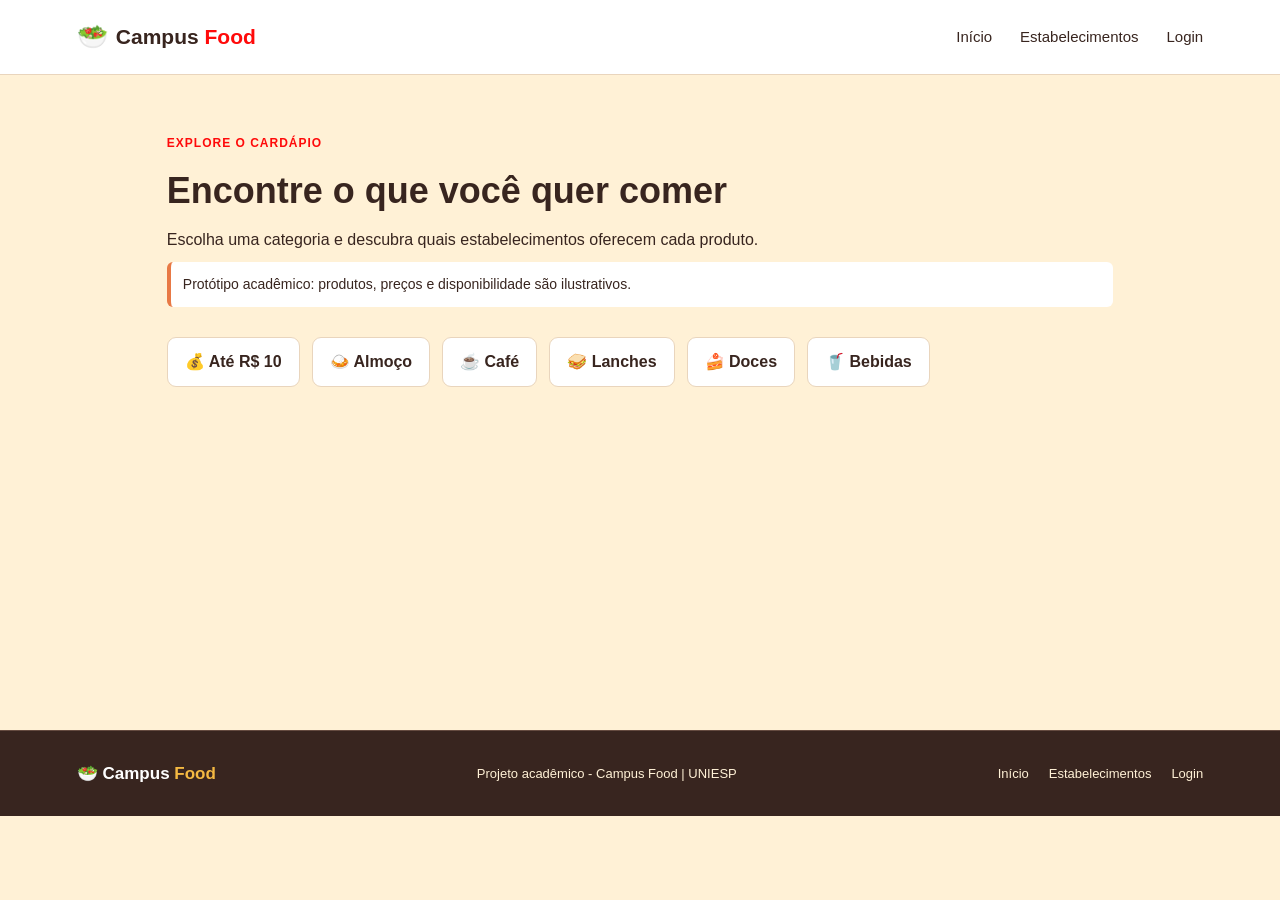
<file: paginas/categorias.html>
<!DOCTYPE html>
<html lang="pt-BR">

<head>
    <meta charset="UTF-8">
    <meta name="viewport" content="width=device-width, initial-scale=1.0">

    <title>Categorias | Campus Food</title>

    <link rel="stylesheet" href="../css/style.css">
    <link rel="stylesheet" href="../css/categorias.css">
</head>

<body>

    <!-- CABEÇALHO -->
    <header class="header">

        <a class="logo" href="../index.html">
            <span class="logo-icon">🥗</span>
            <span>Campus <strong>Food</strong></span>
        </a>

        <nav class="nav">
            <a href="../index.html">Início</a>

            <a href="../Estabelecimentos/estabelecimentos.html">
                Estabelecimentos
            </a>

            <a href="login.html">Login</a>
        </nav>

    </header>

    <main class="pagina-categorias">

        <!-- APRESENTAÇÃO -->
        <div class="categorias-introducao">

            <span class="mini-titulo">
                EXPLORE O CARDÁPIO
            </span>

            <h1>Encontre o que você quer comer</h1>

            <p>
                Escolha uma categoria e descubra
                quais estabelecimentos oferecem
                cada produto.
            </p>

            <p class="aviso-categorias">
                Protótipo acadêmico: produtos, preços
                e disponibilidade são ilustrativos.
            </p>

        </div>

        <!-- NAVEGAÇÃO DAS CATEGORIAS -->
        <nav class="filtros-categorias">

            <a href="#ate-10">💰 Até R$ 10</a>
            <a href="#almoco">🍛 Almoço</a>
            <a href="#cafe">☕ Café</a>
            <a href="#lanches">🥪 Lanches</a>
            <a href="#doces">🍰 Doces</a>
            <a href="#bebidas">🥤 Bebidas</a>

        </nav>

        <!-- CATEGORIA: ATÉ R$ 10 -->
        <section id="ate-10" class="grupo-categoria">

            <h2>💰 Opções até R$ 10</h2>

            <p>
                Produtos com preços ilustrativos
                de até R$ 10.
            </p>

            <div class="resultados">

                <!-- CANTINA CENTRAL -->
                <article class="resultado">

                    <h3>Cantina Central</h3>

                    <ul>
                        <li>Coxinha - R$ 7,00</li>
                        <li>Pão de queijo - R$ 5,00</li>
                        <li>Misto quente - R$ 9,00</li>
                        <li>Refrigerante - R$ 6,00</li>
                        <li>Suco - R$ 7,00</li>
                        <li>Água mineral - R$ 3,00</li>
                        <li>Croissant - R$ 8,00 (indisponível)</li>
                    </ul>

                    <a class="botao-categoria"
                       href="../Cardápio/cardapio.html">
                        Ver cardápio da Cantina
                    </a>

                </article>

                <!-- CAFÉ UNIVERSITÁRIO -->
                <article class="resultado">

                    <h3>Café Universitário</h3>

                    <ul>
                        <li>Café coado - R$ 4,00</li>
                        <li>Cappuccino - R$ 9,00</li>
                        <li>Chá - R$ 5,00</li>
                        <li>Bolo caseiro - R$ 7,00</li>
                        <li>Pão de queijo - R$ 6,00</li>
                        <li>Brownie - R$ 8,00 (indisponível)</li>
                    </ul>

                    <a class="botao-categoria"
                       href="../Cardápio/cafe-universitario.html">
                        Ver cardápio do Café
                    </a>

                </article>

                <!-- RESTAURANTE CAMPUS -->
                <article class="resultado">

                    <h3>Restaurante Campus</h3>

                    <ul>
                        <li>Salada - R$ 6,00</li>
                        <li>Suco natural - R$ 7,00</li>
                        <li>Água mineral - R$ 3,00</li>
                    </ul>

                    <a class="botao-categoria"
                       href="../Cardápio/restaurante-campus.html">
                        Ver cardápio do Restaurante
                    </a>

                </article>

            </div>

        </section>

        <!-- CATEGORIA: ALMOÇO -->
        <section id="almoco" class="grupo-categoria">

            <h2>🍛 Almoço</h2>

            <p>
                Confira os estabelecimentos que
                oferecem refeições de almoço
                no nosso protótipo.
            </p>

            <div class="resultados">

                <article class="resultado">

                    <h3>Restaurante Campus</h3>

                    <p>
                        Localização ilustrativa:
                        Centro Acadêmico.
                    </p>

                    <ul>
                        <li>Prato do dia - R$ 18,00</li>
                        <li>Frango grelhado - R$ 20,00</li>
                        <li>Prato vegetariano - R$ 22,00</li>
                    </ul>

                    <a class="botao-categoria"
                       href="../Cardápio/restaurante-campus.html">
                        Ver opções de almoço
                    </a>

                </article>

            </div>

            <p class="observacao">
                Atualmente, apenas o Restaurante Campus
                possui refeições de almoço cadastradas
                nesta demonstração.
            </p>

        </section>

        <!-- CATEGORIA: CAFÉ -->
        <section id="cafe" class="grupo-categoria">

            <h2>☕ Café</h2>

            <p>
                Cafés e bebidas quentes para
                acompanhar os estudos.
            </p>

            <div class="resultados">

                <article class="resultado">

                    <h3>Café Universitário</h3>

                    <ul>
                        <li>Café coado - R$ 4,00</li>
                        <li>Cappuccino - R$ 9,00</li>
                        <li>Chá - R$ 5,00</li>
                    </ul>

                    <a class="botao-categoria"
                       href="../Cardápio/cafe-universitario.html">
                        Ver bebidas do Café
                    </a>

                </article>

            </div>

        </section>

        <!-- CATEGORIA: LANCHES -->
        <section id="lanches" class="grupo-categoria">

            <h2>🥪 Lanches</h2>

            <p>
                Lanches rápidos para os
                intervalos das aulas.
            </p>

            <div class="resultados">

                <!-- CANTINA -->
                <article class="resultado">

                    <h3>Cantina Central</h3>

                    <ul>
                        <li>Coxinha - R$ 7,00</li>
                        <li>Pão de queijo - R$ 5,00</li>
                        <li>Misto quente - R$ 9,00</li>
                        <li>X-Burguer - R$ 15,00</li>
                        <li>Sanduíche natural - R$ 12,00</li>
                        <li>Croissant - R$ 8,00 (indisponível)</li>
                    </ul>

                    <a class="botao-categoria"
                       href="../Cardápio/cardapio.html">
                        Ver lanches da Cantina
                    </a>

                </article>

                <!-- CAFÉ -->
                <article class="resultado">

                    <h3>Café Universitário</h3>

                    <ul>
                        <li>Pão de queijo - R$ 6,00</li>
                        <li>Bolo caseiro - R$ 7,00</li>
                    </ul>

                    <a class="botao-categoria"
                       href="../Cardápio/cafe-universitario.html">
                        Ver lanches do Café
                    </a>

                </article>

            </div>

        </section>

        <!-- CATEGORIA: DOCES -->
        <section id="doces" class="grupo-categoria">

            <h2>🍰 Doces</h2>

            <p>
                Opções doces para acompanhar
                o intervalo.
            </p>

            <div class="resultados">

                <article class="resultado">

                    <h3>Café Universitário</h3>

                    <ul>
                        <li>Bolo caseiro - R$ 7,00</li>
                        <li>Brownie - R$ 8,00 (indisponível)</li>
                    </ul>

                    <a class="botao-categoria"
                       href="../Cardápio/cafe-universitario.html">
                        Ver doces do Café
                    </a>

                </article>

            </div>

        </section>

        <!-- CATEGORIA: BEBIDAS -->
        <section id="bebidas" class="grupo-categoria">

            <h2>🥤 Bebidas</h2>

            <p>
                Confira as bebidas oferecidas
                por cada estabelecimento.
            </p>

            <div class="resultados">

                <!-- CANTINA -->
                <article class="resultado">

                    <h3>Cantina Central</h3>

                    <ul>
                        <li>Refrigerante - R$ 6,00</li>
                        <li>Suco - R$ 7,00</li>
                        <li>Água mineral - R$ 3,00</li>
                    </ul>

                    <a class="botao-categoria"
                       href="../Cardápio/cardapio.html">
                        Ver cardápio da Cantina
                    </a>

                </article>

                <!-- CAFÉ -->
                <article class="resultado">

                    <h3>Café Universitário</h3>

                    <ul>
                        <li>Café coado - R$ 4,00</li>
                        <li>Cappuccino - R$ 9,00</li>
                        <li>Chá - R$ 5,00</li>
                    </ul>

                    <a class="botao-categoria"
                       href="../Cardápio/cafe-universitario.html">
                        Ver cardápio do Café
                    </a>

                </article>

                <!-- RESTAURANTE -->
                <article class="resultado">

                    <h3>Restaurante Campus</h3>

                    <ul>
                        <li>Suco natural - R$ 7,00</li>
                        <li>Água mineral - R$ 3,00</li>
                    </ul>

                    <a class="botao-categoria"
                       href="../Cardápio/restaurante-campus.html">
                        Ver cardápio do Restaurante
                    </a>

                </article>

            </div>

        </section>

    </main>

    <!-- RODAPÉ -->
    <footer class="footer">

        <a class="footer-logo" href="../index.html">
            🥗 Campus <strong>Food</strong>
        </a>

        <p>
            Projeto acadêmico - Campus Food | UNIESP
        </p>

        <div class="footer-links">

            <a href="../index.html">Início</a>

            <a href="../Estabelecimentos/estabelecimentos.html">
                Estabelecimentos
            </a>

            <a href="login.html">Login</a>

        </div>

    </footer>

</body>
</html>
</file>
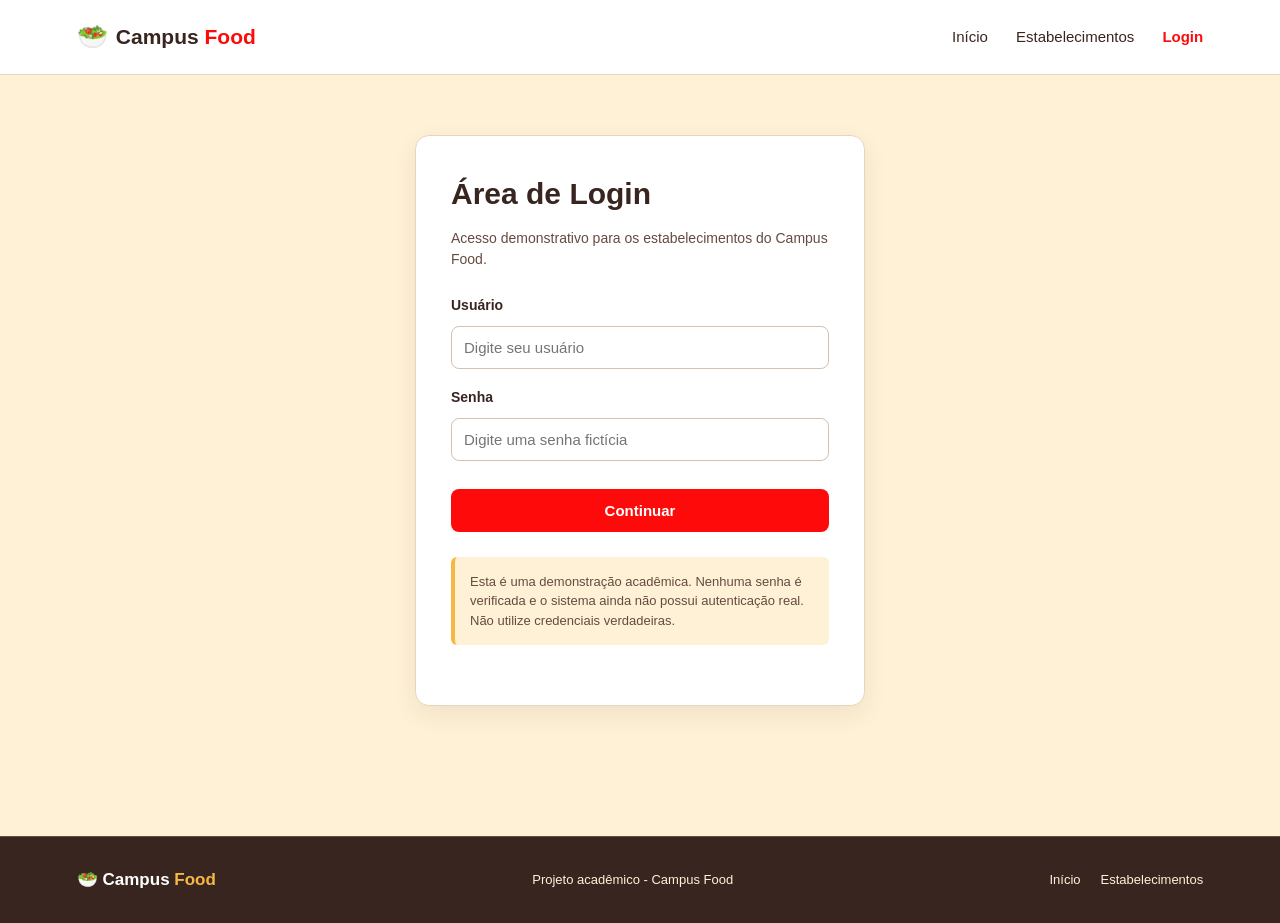
<file: paginas/login.html>
<!DOCTYPE html>
<html lang="pt-BR">

<head>
    <meta charset="UTF-8">
    <meta name="viewport" content="width=device-width, initial-scale=1.0">

    <title>Login | Campus Food</title>

    <link rel="stylesheet" href="../css/style.css">
</head>

<body>

    <!-- CABEÇALHO -->
    <header class="header">

        <a class="logo" href="../index.html">
            <span class="logo-icon">🥗</span>
            <span>Campus <strong>Food</strong></span>
        </a>

        <nav class="nav">
            <a href="../index.html">Início</a>

            <a href="../Estabelecimentos/estabelecimentos.html">
                Estabelecimentos
            </a>

            <a href="login.html" class="ativo">
                Login
            </a>
        </nav>

    </header>

    <!-- CONTEÚDO PRINCIPAL -->
    <main class="login-pagina">

        <section class="login-caixa">

            <h1>Área de Login</h1>

            <p>
                Acesso demonstrativo para os
                estabelecimentos do Campus Food.
            </p>

            <form action="#aviso-login" method="get">

                <label for="usuario">Usuário</label>

                <input
                    type="text"
                    id="usuario"
                    placeholder="Digite seu usuário"
                    autocomplete="off"
                    required
                >

                <label for="senha">Senha</label>

                <input
                    type="password"
                    id="senha"
                    placeholder="Digite uma senha fictícia"
                    autocomplete="off"
                    required
                >

                <button type="submit">
                    Continuar
                </button>

            </form>

            <p id="aviso-login">
                Esta é uma demonstração acadêmica.
                Nenhuma senha é verificada e o sistema
                ainda não possui autenticação real.
                Não utilize credenciais verdadeiras.
            </p>

        </section>

    </main>

    <!-- RODAPÉ -->
    <footer class="footer">

        <a class="footer-logo" href="../index.html">
            🥗 Campus <strong>Food</strong>
        </a>

        <p>Projeto acadêmico - Campus Food</p>

        <div class="footer-links">
            <a href="../index.html">Início</a>
            <a href="../Estabelecimentos/estabelecimentos.html">
                Estabelecimentos
            </a>
        </div>

    </footer>

</body>
</html>
</file>
<file: css/style.css>
/* =========================
   CONFIGURAÇÕES GERAIS
========================= */

:root {
    --vermelho: #ff0a0a;
    --amarelo: #F4B942;
    --creme: #FFF1D6;
    --marrom: #38251F;
    --laranja: #E87945;
}

* {
    margin: 0;
    padding: 0;
    box-sizing: border-box;
}

html {
    scroll-behavior: smooth;
}

body {
    font-family: Arial, Helvetica, sans-serif;
    background-color: var(--creme);
    color: var(--marrom);
    line-height: 1.5;
}

a {
    text-decoration: none;
    color: inherit;
}

button,
input {
    font-family: inherit;
}

a:focus-visible,
button:focus-visible,
input:focus-visible {
    outline: 3px solid var(--amarelo);
    outline-offset: 3px;
}


/* =========================
   HEADER
========================= */

.header {
    width: 100%;
    padding: 18px 6%;
    display: flex;
    justify-content: space-between;
    align-items: center;
    background-color: white;
    border-bottom: 1px solid #E9D5BD;
}

.logo {
    display: flex;
    align-items: center;
    gap: 8px;
    font-size: 21px;
    font-weight: bold;
    color: var(--marrom);
}

.logo strong {
    color: var(--vermelho);
}

.logo-icon {
    font-size: 25px;
}

.nav {
    display: flex;
    align-items: center;
    flex-wrap: wrap;
    gap: 28px;
}

.nav a {
    font-size: 15px;
    color: var(--marrom);
    transition: 0.2s;
}

.nav a:hover,
.nav .ativo {
    color: var(--vermelho);
    font-weight: bold;
}


/* =========================
   HERO
========================= */

.hero {
    padding: 70px 6% 80px;

    background:
        radial-gradient(
            circle at 85% 20%,
            rgba(244, 185, 66, 0.25),
            transparent 30%
        ),
        var(--creme);
}

.hero-texto {
    max-width: 850px;
    margin: auto;
    text-align: center;
}

.tag {
    display: inline-block;
    padding: 7px 14px;
    border-radius: 20px;
    background-color: var(--amarelo);
    color: var(--marrom);
    font-size: 13px;
    font-weight: bold;
    margin-bottom: 20px;
}

.hero h1 {
    font-size: clamp(38px, 6vw, 65px);
    line-height: 1.05;
    color: var(--marrom);
    margin-bottom: 22px;
}

.hero h1 span {
    display: block;
    color: var(--vermelho);
}

.hero p {
    max-width: 600px;
    margin: auto;
    font-size: 18px;
    color: #654B40;
    margin-bottom: 30px;
}


/* =========================
   BUSCA
========================= */

.busca {
    max-width: 650px;
    margin: auto;
    padding: 7px;
    background-color: white;
    border: 1px solid #E9D5BD;
    border-radius: 14px;
    display: flex;
    align-items: center;
    gap: 10px;
    box-shadow: 0 8px 25px rgba(56, 37, 31, 0.07);
}

.busca span {
    padding-left: 12px;
}

.busca input {
    flex: 1;
    border: none;
    padding: 13px 5px;
    font-size: 15px;
    background: transparent;
    color: var(--marrom);
}

.busca input:focus {
    outline: 2px solid var(--amarelo);
}

.busca button {
    border: none;
    background-color: var(--vermelho);
    color: white;
    font-weight: bold;
    padding: 13px 22px;
    border-radius: 10px;
    cursor: pointer;
    transition: 0.2s;
}

.busca button:hover {
    background-color: var(--laranja);
    color: var(--marrom);
}


/* =========================
   SEÇÕES
========================= */

.categorias,
.destaques {
    max-width: 1200px;
    margin: auto;
    padding: 60px 6%;
}

.section-top {
    display: flex;
    justify-content: space-between;
    align-items: end;
    margin-bottom: 28px;
}

.mini-titulo {
    color: var(--vermelho);
    font-size: 12px;
    font-weight: bold;
    letter-spacing: 1px;
}

h2 {
    margin-top: 6px;
    font-size: 30px;
    color: var(--marrom);
}


/* =========================
   CATEGORIAS
========================= */

.categorias-lista {
    display: grid;
    grid-template-columns: repeat(6, 1fr);
    gap: 12px;
}

.categoria {
    padding: 20px 10px;
    background-color: white;
    border: 1px solid #E9D5BD;
    border-radius: 14px;

    display: flex;
    flex-direction: column;
    align-items: center;
    justify-content: center;
    gap: 10px;

    font-size: 14px;
    font-weight: bold;
    transition: 0.2s;
}

.categoria:hover {
    transform: translateY(-3px);
    border-color: var(--vermelho);
    color: var(--vermelho);
    box-shadow: 0 8px 20px rgba(201, 54, 43, 0.1);
}

.categoria-icon {
    font-size: 28px;
}


/* =========================
   CARDS
========================= */

.destaques {
    padding-top: 20px;
}

.ver-todos {
    color: var(--vermelho);
    font-weight: bold;
    font-size: 14px;
}

.ver-todos:hover {
    text-decoration: underline;
}

.cards {
    display: grid;
    grid-template-columns: repeat(3, 1fr);
    gap: 20px;
}

.card-estabelecimento {
    background-color: white;
    border: 1px solid #E9D5BD;
    border-radius: 18px;
    overflow: hidden;
    transition: 0.25s;
}

.card-estabelecimento:hover {
    transform: translateY(-5px);
    box-shadow: 0 15px 30px rgba(56, 37, 31, 0.12);
}

.imagem-card {
    height: 150px;
    background-color: #FCE2AE;

    display: flex;
    justify-content: center;
    align-items: center;
    font-size: 60px;
}

.card-conteudo {
    padding: 20px;
}

.card-topo {
    display: flex;
    justify-content: space-between;
    gap: 10px;
}

.categoria-card {
    font-size: 12px;
    color: var(--vermelho);
    font-weight: bold;
}

/* Seletor corrigido */

.card-estabelecimento h3 {
    margin-top: 3px;
    font-size: 19px;
    color: var(--marrom);
}

.status {
    white-space: nowrap;
    font-size: 12px;
    font-weight: bold;
}

.aberto {
    color: #27663D;
}

.fechado {
    color: var(--vermelho);
}

.localizacao {
    margin-top: 12px;
    color: #654B40;
    font-size: 14px;
}

.card-info {
    display: flex;
    flex-wrap: wrap;
    gap: 8px;
    margin: 15px 0;
}

.card-info span {
    padding: 5px 9px;
    border-radius: 6px;
    background-color: var(--creme);
    font-size: 12px;
    color: var(--marrom);
}

.botao-card {
    display: block;
    text-align: center;
    padding: 11px;
    border-radius: 9px;
    background-color: var(--vermelho);
    color: white;
    font-weight: bold;
    font-size: 14px;
    transition: 0.2s;
}

.botao-card:hover {
    background-color: var(--laranja);
    color: var(--marrom);
}


/* =========================
   COMO FUNCIONA
========================= */

.como-funciona {
    max-width: 1200px;
    margin: 50px auto;
    padding: 50px 6%;

    display: grid;
    grid-template-columns: 1fr 1fr;
    gap: 60px;

    background-color: var(--marrom);
    border-radius: 25px;
    color: white;
}

.como-funciona h2 {
    color: white;
}

.como-texto p {
    margin-top: 15px;
    color: var(--creme);
    max-width: 450px;
}

.passo {
    display: flex;
    gap: 18px;
    padding: 15px 0;
    border-bottom: 1px solid rgba(255, 255, 255, 0.12);
}

.passo > span {
    color: var(--amarelo);
    font-size: 14px;
    font-weight: bold;
}

.passo h3 {
    font-size: 16px;
}

.passo p {
    color: #E5D4C1;
    font-size: 14px;
    margin-top: 3px;
}


/* =========================
   LOGIN
========================= */

.login-pagina {
    min-height: 65vh;
    padding: 60px 20px;
}

.login-caixa {
    max-width: 450px;
    margin: 0 auto;
    padding: 35px;

    background-color: white;
    border: 1px solid #E9D5BD;
    border-radius: 14px;

    box-shadow: 0 8px 25px rgba(56, 37, 31, 0.08);
}

.login-caixa h1 {
    color: var(--marrom);
    font-size: 30px;
    margin-bottom: 12px;
}

.login-caixa > p {
    color: #654B40;
    font-size: 14px;
    margin-bottom: 25px;
}

.login-caixa form {
    display: flex;
    flex-direction: column;
    gap: 10px;
}

.login-caixa label {
    font-weight: bold;
    font-size: 14px;
}

.login-caixa input {
    width: 100%;
    padding: 12px;
    margin-bottom: 8px;

    border: 1px solid #D5C1AE;
    border-radius: 8px;
    font-size: 15px;
}

.login-caixa button {
    margin-top: 10px;
    padding: 13px;

    border: none;
    border-radius: 8px;

    background-color: var(--vermelho);
    color: white;

    font-size: 15px;
    font-weight: bold;
    cursor: pointer;
}

.login-caixa button:hover {
    background-color: var(--laranja);
    color: var(--marrom);
}

#aviso-login {
    margin-top: 25px;
    padding: 15px;

    background-color: var(--creme);
    border-left: 4px solid var(--amarelo);
    border-radius: 6px;

    font-size: 13px;
}

#aviso-login:target {
    border-left-color: var(--vermelho);
    outline: 2px solid var(--amarelo);
}


/* =========================
   FOOTER
========================= */

.footer {
    margin-top: 70px;
    padding: 30px 6%;

    background-color: var(--marrom);
    border-top: 1px solid #654B40;

    display: flex;
    justify-content: space-between;
    align-items: center;
    gap: 20px;

    color: var(--creme);
    font-size: 13px;
}

.footer-logo {
    color: white;
    font-weight: bold;
    font-size: 17px;
}

.footer-logo strong {
    color: var(--amarelo);
}

.footer-links {
    display: flex;
    gap: 20px;
}

.footer-links a:hover {
    color: var(--amarelo);
}


/* =========================
   RESPONSIVIDADE
========================= */

/* TABLET */

@media (max-width: 900px) {

    .categorias-lista {
        grid-template-columns: repeat(3, 1fr);
    }

    .cards {
        grid-template-columns: repeat(2, 1fr);
    }

    .como-funciona {
        grid-template-columns: 1fr;
    }
}

/* CELULAR */

@media (max-width: 600px) {

    .header {
        padding: 15px 5%;
        flex-direction: column;
        gap: 14px;
    }

    .nav {
        width: 100%;
        justify-content: center;
        gap: 18px;
    }

    .nav a {
        font-size: 13px;
    }

    .hero {
        padding: 50px 5%;
    }

    .hero h1 {
        font-size: 40px;
    }

    .hero p {
        font-size: 16px;
    }

    .busca {
        flex-wrap: wrap;
        padding: 8px;
    }

    .busca input {
        min-width: 0;
        width: 60%;
    }

    .busca button {
        width: 100%;
    }

    .categorias,
    .destaques {
        padding-left: 5%;
        padding-right: 5%;
    }

    .section-top {
        align-items: flex-start;
        gap: 15px;
    }

    h2 {
        font-size: 25px;
    }

    .categorias-lista {
        grid-template-columns: repeat(2, 1fr);
    }

    .cards {
        grid-template-columns: 1fr;
    }

    .como-funciona {
        margin-left: 5%;
        margin-right: 5%;
        padding: 35px 25px;
    }

    .login-pagina {
        padding: 40px 5%;
    }

    .login-caixa {
        padding: 25px 20px;
    }

    .footer {
        flex-direction: column;
        text-align: center;
    }

    .footer-links {
        flex-wrap: wrap;
        justify-content: center;
    }
}
</file>
<file: css/cardapio.css>
/* ==========================================
   CAMPUS FOOD - CARDÁPIOS
========================================== */

/* VOLTAR */

.voltar-cardapio {
    padding: 25px 8%;
    background-color: white;
    border-bottom: 1px solid #E9D5BD;
}

.voltar-cardapio a {
    color: var(--vermelho);
    font-weight: bold;
}

.voltar-cardapio a:hover {
    color: var(--marrom);
    text-decoration: underline;
}

/* APRESENTAÇÃO DO RESTAURANTE */

.estabelecimento-topo {
    background-color: var(--marrom);
    color: white;
    padding: 55px 8%;
}

.estabelecimento-apresentacao {
    display: flex;
    align-items: center;
    gap: 25px;
    margin-bottom: 40px;
}

.estabelecimento-icone {
    width: 95px;
    height: 95px;
    background-color: var(--amarelo);
    display: flex;
    align-items: center;
    justify-content: center;
    border-radius: 18px;
    font-size: 48px;
}

.estabelecimento-apresentacao h1 {
    font-size: 42px;
    margin: 5px 0 8px;
    color: white;
}

.estabelecimento-apresentacao p {
    color: var(--creme);
    max-width: 600px;
}

.estabelecimento-topo .categoria-card {
    color: var(--amarelo);
}

/* INFORMAÇÕES DO RESTAURANTE */

.estabelecimento-detalhes {
    display: grid;
    grid-template-columns: repeat(4, 1fr);
    gap: 15px;
}

.estabelecimento-detalhes > div {
    background-color: rgba(255, 255, 255, 0.10);
    padding: 18px;
    border-radius: 10px;

    display: flex;
    flex-direction: column;
    gap: 5px;
}

.detalhe-titulo {
    color: var(--amarelo);
    font-size: 12px;
    text-transform: uppercase;
    font-weight: bold;
}

.estabelecimento-detalhes strong {
    color: white;
}

/* CORES DOS STATUS NO FUNDO ESCURO */

.estabelecimento-detalhes .status.aberto {
    color: #C5F3CA;
}

.estabelecimento-detalhes .status.fechado {
    color: #FFD3C9;
}

/* ÁREA DO CARDÁPIO */

.cardapio {
    padding: 70px 8%;
}

.cardapio > p {
    margin: 18px 0 38px;
    padding: 12px 16px;
    background-color: white;
    border-left: 4px solid var(--laranja);
    border-radius: 6px;
    color: var(--marrom);
}

/* CATEGORIAS */

.categoria-cardapio {
    margin-bottom: 65px;
}

.titulo-categoria-cardapio {
    display: flex;
    align-items: center;
    gap: 15px;
    margin-bottom: 25px;
}

.titulo-categoria-cardapio > span {
    font-size: 32px;
}

.titulo-categoria-cardapio h2 {
    color: var(--marrom);
    font-size: 26px;
}

/* PRODUTOS */

.produtos-grid {
    display: grid;
    grid-template-columns: repeat(3, 1fr);
    gap: 22px;
}

.produto-card {
    background-color: white;
    border: 1px solid #E9D5BD;
    border-radius: 14px;
    overflow: hidden;

    box-shadow: 0 4px 15px rgba(56, 37, 31, 0.07);
    transition: 0.2s;
}

.produto-card:hover {
    transform: translateY(-4px);
    box-shadow: 0 10px 25px rgba(56, 37, 31, 0.12);
}

/* IMAGEM DOS PRODUTOS */

.produto-imagem {
    height: 140px;
    background-color: #FCE2AE;

    display: flex;
    align-items: center;
    justify-content: center;

    font-size: 55px;
}

/* CONTEÚDO DOS PRODUTOS */

.produto-conteudo {
    padding: 20px;
}

.produto-topo {
    display: flex;
    justify-content: space-between;
    align-items: flex-start;
    gap: 15px;
    margin-bottom: 10px;
}

.produto-topo h3 {
    color: var(--marrom);
    font-size: 19px;
}

.produto-preco {
    color: var(--vermelho);
    white-space: nowrap;
}

.produto-conteudo p {
    color: #654B40;
    font-size: 14px;
    min-height: 42px;
    margin-bottom: 15px;
}

/* DISPONIBILIDADE */

.produto-disponivel {
    color: #27663D;
    font-size: 13px;
    font-weight: bold;
}

.produto-indisponivel {
    color: var(--vermelho);
    font-size: 13px;
    font-weight: bold;
}

.produto-card.indisponivel {
    opacity: 0.65;
}

/* RESPONSIVIDADE - TABLET */

@media (max-width: 900px) {

    .voltar-cardapio {
        padding: 25px 5%;
    }

    .estabelecimento-topo {
        padding: 50px 5%;
    }

    .estabelecimento-detalhes {
        grid-template-columns: repeat(2, 1fr);
    }

    .cardapio {
        padding: 60px 5%;
    }

    .produtos-grid {
        grid-template-columns: repeat(2, 1fr);
    }
}

/* RESPONSIVIDADE - CELULAR */

@media (max-width: 600px) {

    .voltar-cardapio {
        padding: 20px;
    }

    .estabelecimento-topo {
        padding: 40px 20px;
    }

    .estabelecimento-apresentacao {
        flex-direction: column;
        align-items: flex-start;
    }

    .estabelecimento-apresentacao h1 {
        font-size: 34px;
    }

    .estabelecimento-detalhes {
        grid-template-columns: 1fr;
    }

    .cardapio {
        padding: 50px 20px;
    }

    .produtos-grid {
        grid-template-columns: 1fr;
    }

    .produto-topo {
        flex-direction: column;
        gap: 5px;
    }
}
</file>
<file: css/estabelecimentos.css>
/* =========================================
   CAMPUS FOOD - ESTABELECIMENTOS
========================================= */

.pagina-estabelecimentos {
    background-color: var(--creme);
    color: var(--marrom);
}

/* =========================================
   ACESSIBILIDADE
========================================= */

.pagina-estabelecimentos a:focus-visible {
    outline: 3px solid var(--vermelho);
    outline-offset: 4px;
}

.pular-conteudo {
    position: absolute;
    top: 8px;
    left: 8px;
    z-index: 10;

    padding: 12px 16px;
    border-radius: 8px;

    background-color: var(--marrom);
    color: white;

    transform: translateY(-160%);
}

.pular-conteudo:focus {
    transform: translateY(0);
}

/* =========================================
   NAVEGAÇÃO
========================================= */

.pagina-estabelecimentos .nav a,
.pagina-estabelecimentos .footer-links a {
    display: inline-flex;
    align-items: center;
    min-height: 44px;
}

.pagina-estabelecimentos .nav a:hover,
.pagina-estabelecimentos .nav .ativo {
    color: var(--vermelho);
    text-decoration: underline;
    text-underline-offset: 7px;
}

.pagina-estabelecimentos .footer-links a:hover {
    color: var(--amarelo);
}

/* =========================================
   CONTEÚDO PRINCIPAL
========================================= */

.estabelecimentos-conteudo {
    max-width: 900px;
    margin: 0 auto;
    padding: 48px 24px 0;
}

.estabelecimentos-introducao {
    margin-bottom: 40px;
}

.estabelecimentos-introducao .tag {
    color: var(--marrom);
    background-color: var(--amarelo);
    border: 1px solid var(--laranja);
}

.estabelecimentos-introducao h1 {
    font-size: clamp(30px, 5vw, 44px);
    line-height: 1.15;
    margin-bottom: 16px;
    color: var(--marrom);
}

.estabelecimentos-introducao h1::after {
    content: "";
    display: block;

    width: 64px;
    height: 5px;
    margin-top: 16px;

    border-radius: 4px;
    background-color: var(--laranja);
}

.aviso-prototipo {
    margin-top: 24px;
    padding: 16px;

    border-left: 4px solid var(--laranja);
    border-radius: 0 8px 8px 0;

    background-color: white;
    font-size: 14px;
}

/* =========================================
   CABEÇALHO DA LISTA
========================================= */

.estabelecimentos-cabecalho {
    margin-bottom: 24px;
}

.estabelecimentos-cabecalho .mini-titulo {
    color: var(--vermelho);
}

.estabelecimentos-cabecalho p {
    margin-top: 8px;
}

/* =========================================
   CARDS DOS ESTABELECIMENTOS
========================================= */

.estabelecimentos-lista {
    display: flex;
    flex-direction: column;
    gap: 24px;
}

.estabelecimento {
    padding: 32px;

    background-color: white;
    border: 1px solid #E9D5BD;
    border-radius: 16px;

    box-shadow: 0 4px 18px rgba(56, 37, 31, 0.05);
    transition: 0.2s;
}

.estabelecimento:hover {
    border-color: var(--laranja);
    box-shadow: 0 8px 22px rgba(56, 37, 31, 0.10);
}

.estabelecimento h3 {
    color: var(--marrom);
    font-size: 24px;
    line-height: 1.25;
}

.estabelecimento-descricao {
    margin-top: 12px;
}

/* =========================================
   AVALIAÇÕES
========================================= */

.estabelecimento-avaliacao {
    display: flex;
    align-items: center;
    flex-wrap: wrap;
    gap: 12px;

    margin-top: 16px;
    font-size: 14px;
}

.estrelas {
    padding: 2px 8px;
    border-radius: 6px;

    color: var(--amarelo);
    background-color: var(--marrom);

    font-size: 24px;
    letter-spacing: 2px;
}

/* =========================================
   LOCALIZAÇÃO, HORÁRIO E STATUS
========================================= */

.estabelecimento-dados {
    margin: 20px 0 24px;
}

.estabelecimento-dados > div + div {
    margin-top: 16px;
}

.estabelecimento-dados dt {
    font-weight: bold;
    font-size: 14px;
}

.estabelecimento-dados dd {
    margin: 4px 0 0;
}

.estabelecimento-status {
    display: inline-block;

    padding: 6px 12px;
    border-radius: 8px;

    font-weight: bold;
    font-size: 14px;
}

/* Verde para indicar aberto */

.status-aberto {
    color: #27663D;
    background-color: #E6F2E8;
    border-left: 3px solid #27663D;
}

/* Vermelho para indicar fechado */

.status-fechado {
    color: #9B2921;
    background-color: #FCE9E6;
    border-left: 3px solid var(--vermelho);
}

/* =========================================
   BOTÃO VER CARDÁPIO
========================================= */

.pagina-estabelecimentos .botao-card {
    display: block;
    min-height: 48px;
    padding: 12px 20px;

    border-radius: 9px;

    background-color: var(--vermelho);
    color: white;

    text-align: center;
    font-size: 16px;
    font-weight: bold;

    box-shadow: 0 3px 8px rgba(201, 54, 43, 0.15);

    transition: 0.2s;
}

.pagina-estabelecimentos .botao-card:hover {
    background-color: var(--laranja);
    color: var(--marrom);

    box-shadow: 0 4px 12px rgba(56, 37, 31, 0.15);
}

/* =========================================
   RESPONSIVIDADE
========================================= */

@media (max-width: 600px) {

    .estabelecimentos-conteudo {
        padding: 32px 5% 0;
    }

    .estabelecimento {
        padding: 24px 20px;
    }

    .estabelecimento h3 {
        font-size: 22px;
    }

    .pagina-estabelecimentos .nav {
        flex-wrap: wrap;
        gap: 8px 18px;
    }

    .pagina-estabelecimentos .footer-links {
        flex-wrap: wrap;
        justify-content: center;
    }
}
</file>
<file: css/categorias.css>
/* =====================================
   CAMPUS FOOD - CATEGORIAS
===================================== */

/* PÁGINA PRINCIPAL */

.pagina-categorias {
    max-width: 1100px;
    min-height: 65vh;
    margin: 0 auto;
    padding: 55px 6%;
}

.categorias-introducao {
    margin-bottom: 30px;
}

.categorias-introducao h1 {
    color: var(--marrom);
    font-size: 36px;
    margin: 10px 0;
}

.categorias-introducao p {
    margin-top: 10px;
}

/* AVISO DO PROTÓTIPO */

.aviso-categorias {
    padding: 12px;
    background-color: white;
    border-left: 4px solid var(--laranja);
    border-radius: 6px;
    font-size: 14px;
}

/* NAVEGAÇÃO ENTRE CATEGORIAS */

.filtros-categorias {
    display: flex;
    flex-wrap: wrap;
    gap: 12px;
    margin-bottom: 35px;
}

.filtros-categorias a {
    background-color: white;
    border: 1px solid #E9D5BD;
    border-radius: 9px;
    padding: 12px 17px;

    font-weight: bold;
    color: var(--marrom);
}

.filtros-categorias a:hover {
    background-color: var(--amarelo);
    border-color: var(--laranja);
}

/* MOSTRAR CATEGORIA SELECIONADA */

.grupo-categoria {
    display: none;
    padding: 28px;

    background-color: white;
    border-radius: 14px;
    border: 1px solid #E9D5BD;
}

.grupo-categoria:target {
    display: block;
}

.grupo-categoria h2 {
    color: var(--marrom);
    margin-bottom: 12px;
}

.grupo-categoria > p {
    margin-bottom: 20px;
}

/* ESTABELECIMENTOS DA CATEGORIA */

.resultados {
    display: grid;
    grid-template-columns: repeat(2, 1fr);

    gap: 20px;
    margin-top: 20px;
}

/* CARD DO ESTABELECIMENTO */

.resultado {
    padding: 22px;

    border: 1px solid #E9D5BD;
    border-radius: 10px;

    background-color: #FFF9EF;
}

.resultado h3 {
    color: var(--vermelho);
    font-size: 21px;
    margin-bottom: 12px;
}

.resultado p {
    margin-bottom: 12px;
}

.resultado ul {
    padding-left: 22px;
    margin-bottom: 22px;
}

.resultado li {
    margin-bottom: 9px;
}

/* BOTÃO PARA VER CARDÁPIO */

.botao-categoria {
    display: inline-block;

    padding: 11px 16px;
    border-radius: 8px;

    background-color: var(--vermelho);
    color: white;
    font-weight: bold;
}

.botao-categoria:hover {
    background-color: var(--laranja);
    color: var(--marrom);
}

/* OBSERVAÇÕES */

.observacao {
    margin-top: 20px;
    font-size: 14px;
    color: #654B40;
}

/* RESPONSIVIDADE */

@media (max-width: 700px) {

    .pagina-categorias {
        padding: 35px 5%;
    }

    .categorias-introducao h1 {
        font-size: 29px;
    }

    .grupo-categoria {
        padding: 18px;
    }

    .resultados {
        grid-template-columns: 1fr;
    }

    .filtros-categorias a {
        font-size: 14px;
    }
}
</file>
